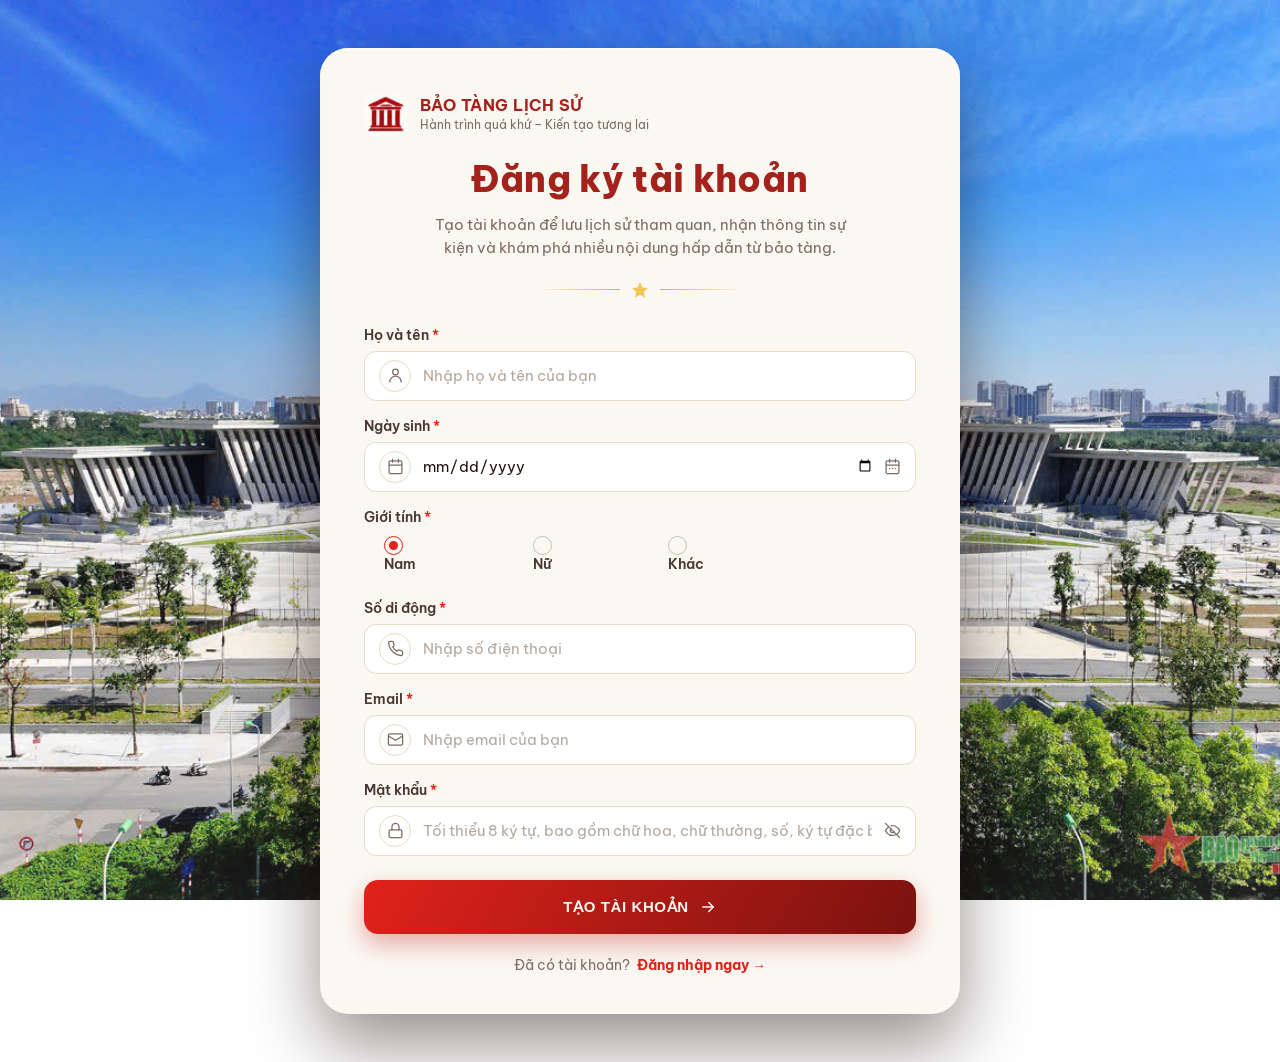
<file: dang-ky.html>
<!DOCTYPE html>
<html lang="vi">

<head>
  <meta charset="UTF-8">
  <meta name="viewport" content="width=device-width, initial-scale=1.0">
  <title>Đăng ký tài khoản — Bảo tàng Lịch sử</title>
  <link rel="preconnect" href="https://fonts.googleapis.com">
  <link rel="preconnect" href="https://fonts.gstatic.com" crossorigin>
  <link
    href="https://fonts.googleapis.com/css2?family=Playfair+Display:wght@600;700;800&family=Be+Vietnam+Pro:wght@400;500;600;700&display=swap"
    rel="stylesheet">
  <link rel="stylesheet" href="dang-ky.css">
</head>

<body>

  <svg width="0" height="0">
    <defs>
      <polygon id="star" points="10,0 12.9,6.9 20,7.6 14.5,12.6 16.2,19.6 10,15.8 3.8,19.6 5.5,12.6 0,7.6 7.1,6.9"
        fill="var(--gold-400)" />
    </defs>
  </svg>

  <div class="wrap">
    <div class="card">

      <div class="brand">
        <div class="icon">
          <img
            src="[data-uri]"
            alt="Logo Bảo tàng Lịch sử">
        </div>
        <div class="brand-text">
          <div class="name">BẢO TÀNG LỊCH SỬ</div>
          <div class="tag">Hành trình quá khứ – Kiến tạo tương lai</div>
        </div>
      </div>

      <h1>Đăng ký tài khoản</h1>
      <p class="lede">Tạo tài khoản để lưu lịch sử tham quan, nhận thông tin sự kiện và khám phá nhiều nội dung hấp dẫn
        từ bảo tàng.</p>

      <div class="divider">
        <span class="line"></span>
        <svg viewBox="0 0 20 20">
          <use xlink:href="#star" />
        </svg>
        <span class="line right"></span>
      </div>

      <form id="registerForm" novalidate>
        <div id="formMessage" class="form-message" role="alert" aria-live="polite"></div>

        <div class="field">
          <label for="fullname">Họ và tên <span class="req">*</span></label>
          <div class="input-shell" id="fullnameShell">
            <span class="icon-badge">
              <svg viewBox="0 0 24 24" fill="none" stroke-width="1.8" stroke-linecap="round" stroke-linejoin="round">
                <path d="M20 21a8 8 0 0 0-16 0" />
                <circle cx="12" cy="7" r="4" />
              </svg>
            </span>
            <input id="fullname" type="text" placeholder="Nhập họ và tên của bạn" required>
          </div>
        </div>

        <div class="field">
          <label for="dob">Ngày sinh <span class="req">*</span></label>
          <div class="input-shell" id="dobShell">
            <span class="icon-badge">
              <svg viewBox="0 0 24 24" fill="none" stroke-width="1.8" stroke-linecap="round" stroke-linejoin="round">
                <rect x="3" y="4" width="18" height="18" rx="2" />
                <path d="M16 2v4M8 2v4M3 10h18" />
              </svg>
            </span>
            <input id="dob" type="date" required placeholder="DD/MM/YYYY">
            <button type="button" class="calendar-toggle" id="calendarBtn" aria-label="Chọn ngày sinh">
              <svg viewBox="0 0 24 24" fill="none" stroke-width="1.8" stroke-linecap="round" stroke-linejoin="round"
                width="19" height="19">
                <rect x="3" y="4" width="18" height="18" rx="2" />
                <path d="M16 2v4M8 2v4M3 10h18" />
                <circle cx="8" cy="15" r="1" fill="currentColor" stroke="none" />
                <circle cx="12" cy="15" r="1" fill="currentColor" stroke="none" />
                <circle cx="16" cy="15" r="1" fill="currentColor" stroke="none" />
              </svg>
            </button>
          </div>
        </div>

        <div class="field">
          <label>Giới tính <span class="req">*</span></label>
          <div class="gender-row" id="genderShell">
            <span class="icon-badge">
              <svg viewBox="0 0 24 24" fill="none" stroke-width="1.6" stroke-linecap="round" stroke-linejoin="round">
                <circle cx="7" cy="5" r="2" />
                <path d="M7 8v5" />
                <path d="M4.5 11h5" />
                <path d="M7 13 4.5 19" />
                <path d="M7 13 9.5 19" />
                <circle cx="17" cy="5" r="2" />
                <path d="M13.5 16 17 8 20.5 16Z" />
              </svg>
            </span>
            <div class="gender-options">
              <label class="radio-opt"><input type="radio" name="gender" value="nam" checked>Nam</label>
              <label class="radio-opt"><input type="radio" name="gender" value="nu">Nữ</label>
              <label class="radio-opt"><input type="radio" name="gender" value="khac">Khác</label>
            </div>
          </div>
        </div>

        <div class="field">
          <label for="phone">Số di động <span class="req">*</span></label>
          <div class="input-shell" id="phoneShell">
            <span class="icon-badge">
              <svg viewBox="0 0 24 24" fill="none" stroke-width="1.8" stroke-linecap="round" stroke-linejoin="round">
                <path
                  d="M22 16.92v3a2 2 0 0 1-2.18 2 19.8 19.8 0 0 1-8.63-3.07 19.5 19.5 0 0 1-6-6 19.8 19.8 0 0 1-3.07-8.67A2 2 0 0 1 4.11 2h3a2 2 0 0 1 2 1.72c.13.95.36 1.88.68 2.78a2 2 0 0 1-.45 2.11L8.09 9.91a16 16 0 0 0 6 6l1.27-1.27a2 2 0 0 1 2.11-.45c.9.32 1.83.55 2.78.68A2 2 0 0 1 22 16.92z" />
              </svg>
            </span>
            <input id="phone" type="tel" placeholder="Nhập số điện thoại" required>
          </div>
        </div>

        <div class="field">
          <label for="email">Email <span class="req">*</span></label>
          <div class="input-shell" id="emailShell">
            <span class="icon-badge">
              <svg viewBox="0 0 24 24" fill="none" stroke-width="1.8" stroke-linecap="round" stroke-linejoin="round">
                <rect x="2" y="4" width="20" height="16" rx="2" />
                <path d="m2 7 10 6 10-6" />
              </svg>
            </span>
            <input id="email" type="email" placeholder="Nhập email của bạn" required>
          </div>
        </div>

        <div class="field">
          <label for="password">Mật khẩu <span class="req">*</span></label>
          <div class="input-shell" id="passwordShell">
            <span class="icon-badge">
              <svg viewBox="0 0 24 24" fill="none" stroke-width="1.8" stroke-linecap="round" stroke-linejoin="round">
                <rect x="3" y="11" width="18" height="11" rx="2" />
                <path d="M7 11V7a5 5 0 0 1 10 0v4" />
              </svg>
            </span>
            <input id="password" type="password"
              placeholder="Tối thiểu 8 ký tự, bao gồm chữ hoa, chữ thường, số, ký tự đặc biệt" required minlength="8">
            <button type="button" class="toggle" id="togglePw" aria-label="Hiện mật khẩu">
              <svg viewBox="0 0 24 24" fill="none" stroke-width="1.8" stroke-linecap="round" stroke-linejoin="round"
                width="19" height="19">
                <path d="m2 2 20 20" />
                <path d="M9.88 9.88a3 3 0 1 0 4.24 4.24" />
                <path d="M6.6 6.6C3.8 8.4 2 12 2 12s3 7 10 7c1.9 0 3.5-.5 4.9-1.3" />
                <path d="M17.9 17.9C20.6 16 22 12 22 12s-3-7-10-7c-.6 0-1.2.05-1.8.15" />
              </svg>
            </button>
          </div>
        </div>

        <button type="submit" class="submit">
          <span class="submit-label">TẠO TÀI KHOẢN</span>
          <svg class="submit-arrow" viewBox="0 0 24 24" fill="none" stroke-width="2" stroke-linecap="round"
            stroke-linejoin="round">
            <path d="M5 12h14" />
            <path d="m13 6 6 6-6 6" />
          </svg>
          <span class="submit-spinner" aria-hidden="true"></span>
        </button>
      </form>

      <div class="footer-note">
        Đã có tài khoản?
        <a href="dangnhap.html">Đăng nhập ngay →</a>
      </div>

    </div>
  </div>

  <script src="dang-ky.js"></script>
</body>

</html>
</file>
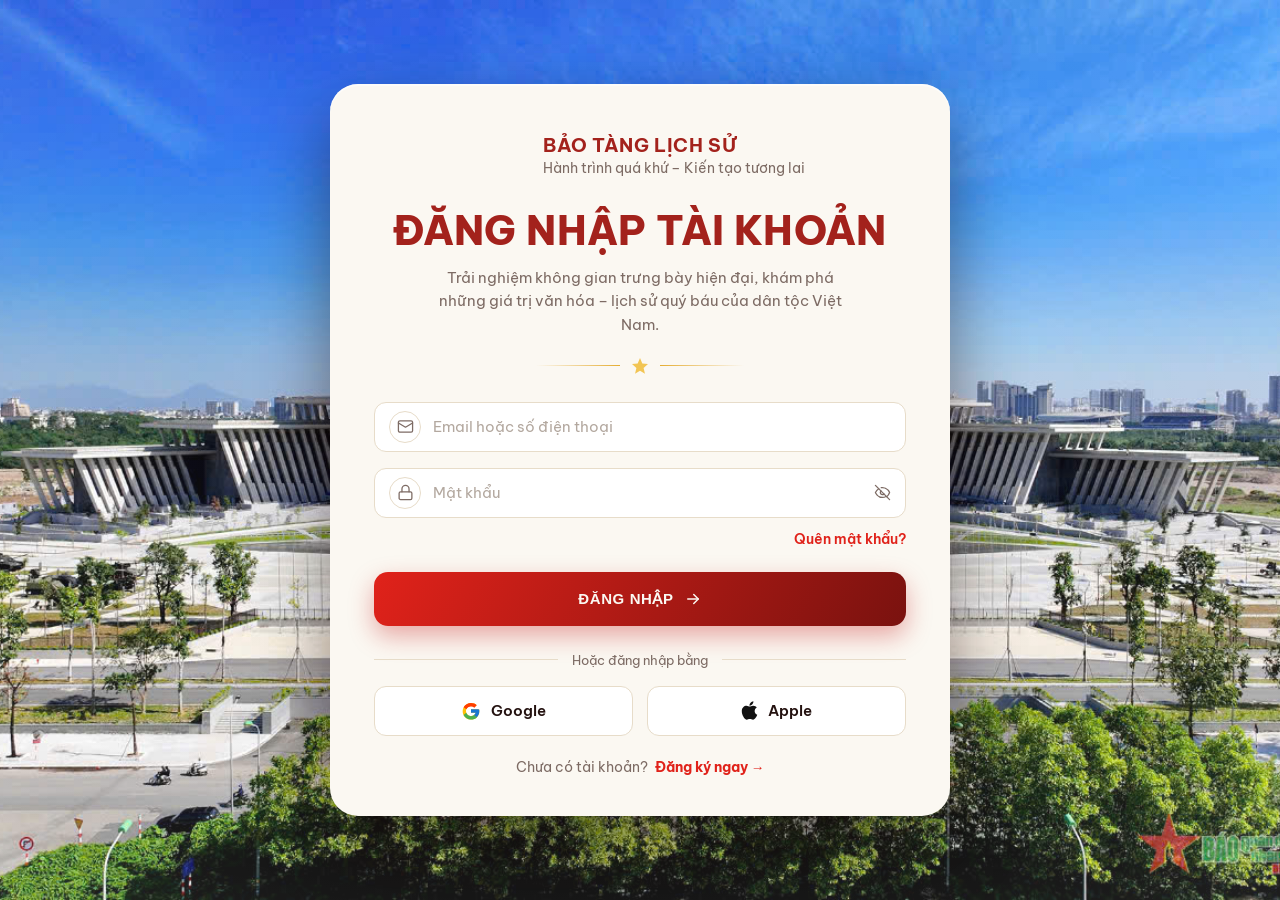
<file: dangnhap.html>
<!DOCTYPE html>
<html lang="vi">
<head>
<meta charset="UTF-8">
<meta name="viewport" content="width=device-width, initial-scale=1.0">
<title>Đăng nhập tài khoản — Bảo tàng Lịch sử</title>
<link rel="preconnect" href="https://fonts.googleapis.com">
<link rel="preconnect" href="https://fonts.gstatic.com" crossorigin>
<link href="https://fonts.googleapis.com/css2?family=Playfair+Display:wght@600;700;800&family=Be+Vietnam+Pro:wght@400;500;600;700&display=swap" rel="stylesheet">
<link rel="stylesheet" href="dangnhap.css">
</head>
<body>

<svg width="0" height="0">
  <defs>
    <polygon id="star" points="10,0 12.9,6.9 20,7.6 14.5,12.6 16.2,19.6 10,15.8 3.8,19.6 5.5,12.6 0,7.6 7.1,6.9" fill="var(--gold-400)"/>
  </defs>
</svg>

<div class="wrap">
  <div class="card">

    <div class="brand">
      <div class="icon">
      </div>
      <div class="brand-text">
        <div class="name">BẢO TÀNG LỊCH SỬ</div>
        <div class="tag">Hành trình quá khứ – Kiến tạo tương lai</div>
      </div>
    </div>

    <h1>ĐĂNG NHẬP TÀI KHOẢN</h1>
    <p class="lede">Trải nghiệm không gian trưng bày hiện đại, khám phá những giá trị văn hóa – lịch sử quý báu của dân tộc Việt Nam.</p>

    <div class="divider">
      <span class="line"></span>
      <svg viewBox="0 0 20 20"><use xlink:href="#star"/></svg>
      <span class="line right"></span>
    </div>

    <form id="loginForm" novalidate>
      <div id="formMessage" class="form-message" role="alert" aria-live="polite"></div>

      <div class="field">
        <div class="input-shell" id="identifierShell">
          <span class="icon-badge">
            <svg viewBox="0 0 24 24" fill="none" stroke-width="1.8" stroke-linecap="round" stroke-linejoin="round">
              <rect x="2" y="4" width="20" height="16" rx="2"/><path d="m2 7 10 6 10-6"/>
            </svg>
          </span>
          <input id="identifier" type="text" placeholder="Email hoặc số điện thoại" required>
        </div>
      </div>

      <div class="field">
        <div class="input-shell" id="passwordShell">
          <span class="icon-badge">
            <svg viewBox="0 0 24 24" fill="none" stroke-width="1.8" stroke-linecap="round" stroke-linejoin="round">
              <rect x="3" y="11" width="18" height="11" rx="2"/><path d="M7 11V7a5 5 0 0 1 10 0v4"/>
            </svg>
          </span>
          <input id="password" type="password" placeholder="Mật khẩu" required>
          <button type="button" class="toggle" id="togglePw" aria-label="Hiện mật khẩu">
            <svg viewBox="0 0 24 24" fill="none" stroke-width="1.8" stroke-linecap="round" stroke-linejoin="round" width="19" height="19">
              <path d="m2 2 20 20"/><path d="M9.88 9.88a3 3 0 1 0 4.24 4.24"/>
              <path d="M6.6 6.6C3.8 8.4 2 12 2 12s3 7 10 7c1.9 0 3.5-.5 4.9-1.3"/>
              <path d="M17.9 17.9C20.6 16 22 12 22 12s-3-7-10-7c-.6 0-1.2.05-1.8.15"/>
            </svg>
          </button>
        </div>
      </div>

      <div class="forgot-row">
        <a href="#" class="forgot-link">Quên mật khẩu?</a>
      </div>

      <button type="submit" class="submit">
        <span class="submit-label">ĐĂNG NHẬP</span>
        <svg class="submit-arrow" viewBox="0 0 24 24" fill="none" stroke-width="2" stroke-linecap="round" stroke-linejoin="round"><path d="M5 12h14"/><path d="m13 6 6 6-6 6"/></svg>
        <span class="submit-spinner" aria-hidden="true"></span>
      </button>

    </form>

    <div class="or-divider">
      <span>Hoặc đăng nhập bằng</span>
    </div>

    <div class="social-row">
      <button type="button" class="social-btn">
        <svg viewBox="0 0 48 48" width="20" height="20">
          <path fill="#FFC107" d="M43.6 20.5H42V20H24v8h11.3C33.8 32.6 29.3 36 24 36c-6.6 0-12-5.4-12-12s5.4-12 12-12c3.1 0 5.8 1.1 8 3l5.7-5.7C34.6 6.5 29.6 4.5 24 4.5 12.9 4.5 4 13.4 4 24.5s8.9 20 20 20 20-8.9 20-20c0-1.3-.1-2.7-.4-4z"/>
          <path fill="#FF3D00" d="m6.3 14.7 6.6 4.8C14.6 15.9 18.9 13 24 13c3.1 0 5.8 1.1 8 3l5.7-5.7C34.6 6.5 29.6 4.5 24 4.5c-7.7 0-14.4 4.4-17.7 10.2z"/>
          <path fill="#4CAF50" d="M24 44.5c5.5 0 10.4-1.9 14.3-5.1l-6.6-5.6C29.6 35.6 26.9 36.5 24 36.5c-5.3 0-9.8-3.4-11.4-8.1l-6.6 5.1C9.5 40 16.2 44.5 24 44.5z"/>
          <path fill="#1976D2" d="M43.6 20.5H42V20H24v8h11.3c-.8 2.3-2.3 4.2-4.2 5.6l6.6 5.6C41.2 36 44 31 44 24.5c0-1.3-.1-2.7-.4-4z"/>
        </svg>
        Google
      </button>
      <button type="button" class="social-btn">
        <svg viewBox="0 0 384 512" width="17" height="21" fill="#111">
          <path d="M318.7 268.7c-.2-36.7 16.4-64.4 50-84.8-18.8-26.9-47.2-41.7-84.7-44.6-35.5-2.8-74.3 20.7-88.5 20.7-15 0-49.4-19.7-76-19.7C63.3 141.2 4 184.8 4 273.5q0 39.3 14.4 81.2c12.8 36.7 59 126.7 107.2 125.2 25.2-.6 43-17.9 75.8-17.9 31.8 0 48.3 17.9 76.4 17.9 48.6-.7 90.4-82.5 102.6-119.3-65.2-30.7-61.7-90-61.7-91.9zm-56.6-164.2c27.3-32.4 24.8-61.9 24-72.5-24.1 1.4-52 16.4-67.9 34.9-17.5 19.8-27.8 44.3-25.6 71.9 26.1 2 49.9-11.4 69.5-34.3z"/>
        </svg>
        Apple
      </button>
    </div>

    <div class="footer-note">
      Chưa có tài khoản?
      <a href="dang-ky.html">Đăng ký ngay →</a>
    </div>

  </div>
</div>

<script src="dangnhap.js"></script>
</body>
</html>
</file>
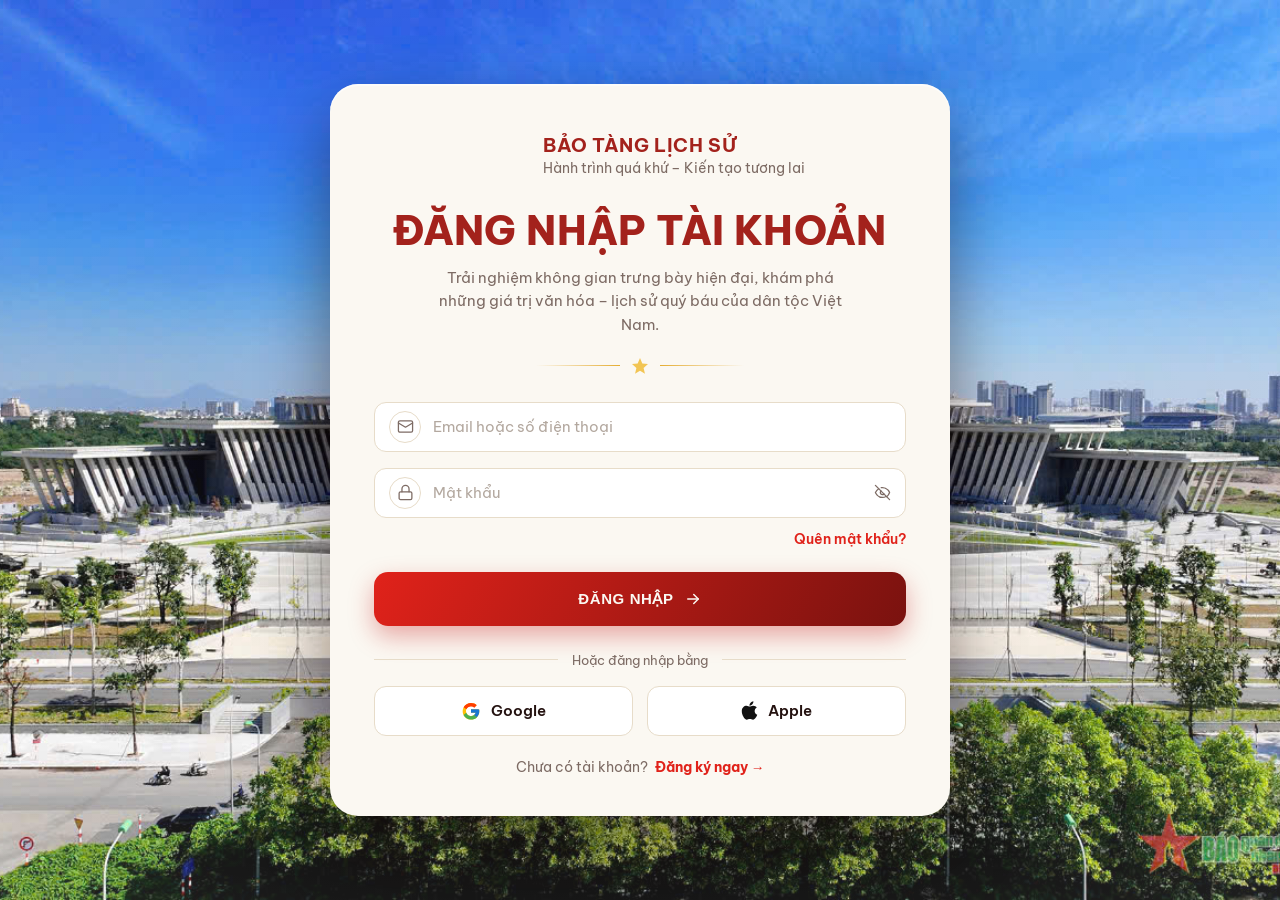
<file: datve.html>
<!DOCTYPE html>
<html lang="vi">

<head>
    <meta charset="UTF-8">
    <meta name="viewport" content="width=device-width, initial-scale=1.0">
    <title>Đặt vé - Bảo tàng Lịch sử</title>
    <link href="https://cdn.jsdelivr.net/npm/bootstrap@5.3.3/dist/css/bootstrap.min.css" rel="stylesheet">
    <link rel="stylesheet" href="https://cdn.jsdelivr.net/npm/bootstrap-icons@1.11.3/font/bootstrap-icons.min.css">
    <link rel="stylesheet" href="datve.css">
    <link rel="preconnect" href="https://fonts.googleapis.com">
    <link rel="preconnect" href="https://fonts.gstatic.com" crossorigin>
    <link href="https://fonts.googleapis.com/css2?family=Be+Vietnam+Pro:wght@400;500;600;700;800&family=Playfair+Display:wght@600;700;800&display=swap" rel="stylesheet">
</head>

<body>
    <!-- ================= HEADER ================= -->
    <header>
        <nav class="navbar navbar-expand-lg">
            <div class="container">
                <a href="index.html" class="logo">
                    <i class="bi bi-bank"></i>
                    <!-- Thêm class logo-text để chữ nằm ngang -->
                    <div class="logo-text">
                        <strong>BẢO TÀNG LỊCH SỬ</strong>
                        <small>HISTORY MUSEUM</small>
                    </div>
                </a>
                <button class="navbar-toggler" type="button" data-bs-toggle="collapse" data-bs-target="#menu">
                    <i class="bi bi-list"></i>
                </button>
                <div class="collapse navbar-collapse" id="menu">
                    <ul class="navbar-nav mx-auto">
                        <li class="nav-item">
                            <a class="nav-link" href="index.html">Trang chủ</a>
                        </li>
                        <li class="nav-item">
                            <a class="nav-link" href="khu-tham-quan.html">Khu tham quan</a>
                        </li>
                        <li class="nav-item">
                            <a class="nav-link" href="gioithieu.html">Giới thiệu</a>
                        </li>
                        <li class="nav-item">
                            <a class="nav-link" href="lienhe.html">Liên hệ</a>
                        </li>
                        <a href="vecuatoi.html" class="btn-my-ticket">
                            <i class="bi bi-ticket-perforated"></i> Vé của tôi
                        </a>
                    </ul>
                    <div id="userArea" class="user-area">
                        <a href="dangnhap.html" class="btn-login">Đăng nhập</a>
                        <a href="dang-ky.html" class="btn-register">Đăng ký</a>
                    </div>
                </div>
            </div>
        </nav>
    </header>

    <!-- ================= MAIN ================= -->
    <main class="booking-page">
        <div class="container">
            <div class="booking-title">
                <span>ĐẶT VÉ THAM QUAN</span>
                <h1>Khám phá lịch sử<br>theo cách của bạn</h1>
                <p>Lựa chọn khu tham quan, ngày tham quan và số lượng vé phù hợp với bạn.</p>
            </div>

            <!-- ================= PROGRESS ================= -->
            <div class="booking-progress">
                <div class="progress-step active" data-step="1">
                    <div class="step-number">1</div>
                    <span>Khu tham quan</span>
                </div>
                <div class="progress-line"></div>
                <div class="progress-step" data-step="2">
                    <div class="step-number">2</div>
                    <span>Ngày & vé</span>
                </div>
                <div class="progress-line"></div>
                <div class="progress-step" data-step="3">
                    <div class="step-number">3</div>
                    <span>Thông tin</span>
                </div>
                <div class="progress-line"></div>
                <div class="progress-step" data-step="4">
                    <div class="step-number">4</div>
                    <span>Xác nhận</span>
                </div>
            </div>

            <div class="booking-layout">
                <div class="booking-content">
                    <!-- ================= STEP 1 ================= -->
                    <section class="booking-step active" id="step1">
                        <div class="step-heading">
                            <span class="step-label">BƯỚC 01</span>
                            <h2>Chọn khu tham quan</h2>
                            <p>Hãy chọn khu vực bạn muốn khám phá.</p>
                        </div>
                        <div class="zone-grid">
                            <button type="button" class="zone-card" data-zone="Khu 1 - Tiền sử">
                                <div class="zone-image"><img src="img-khu1/trong-dong.jpg" alt="Khu 1"></div>
                                <div class="zone-number">01</div>
                                <div class="zone-icon"><i class="bi bi-hourglass-split"></i></div>
                                <h3>Khu 1 - Tiền sử</h3>
                                <p>Khám phá những dấu tích đầu tiên của lịch sử Việt Nam.</p>
                                <div class="zone-price">Vé theo đối tượng</div>
                                <span class="zone-check"><i class="bi bi-check-lg"></i></span>
                            </button>
                            <button type="button" class="zone-card" data-zone="Khu 2 - Phong kiến">
                                <div class="zone-image"><img src="img-khu2/an-vang.jpg" alt="Khu 2"></div>
                                <div class="zone-number">02</div>
                                <div class="zone-icon"><i class="bi bi-building"></i></div>
                                <h3>Khu 2 - Phong kiến</h3>
                                <p>Tìm hiểu các triều đại phong kiến Việt Nam.</p>
                                <div class="zone-price">Vé theo đối tượng</div>
                                <span class="zone-check"><i class="bi bi-check-lg"></i></span>
                            </button>
                            <button type="button" class="zone-card" data-zone="Khu 3 - Kháng chiến chống Pháp">
                                <div class="zone-image"><img src="img-khu3/sa-ban.jpg" alt="Khu 3"></div>
                                <div class="zone-number">03</div>
                                <div class="zone-icon"><i class="bi bi-shield-shaded"></i></div>
                                <h3>Khu 3 - Kháng chiến chống Pháp</h3>
                                <p>Những dấu mốc quan trọng trong lịch sử kháng chiến.</p>
                                <div class="zone-price">Vé theo đối tượng</div>
                                <span class="zone-check"><i class="bi bi-check-lg"></i></span>
                            </button>
                            <button type="button" class="zone-card" data-zone="Khu 4 - Kháng chiến chống Mỹ">
                                <div class="zone-image"><img src="img-khu4/xe-dap.jpg" alt="Khu 4"></div>
                                <div class="zone-number">04</div>
                                <div class="zone-icon"><i class="bi bi-flag"></i></div>
                                <h3>Khu 4 - Kháng chiến chống Mỹ</h3>
                                <p>Những câu chuyện và hiện vật của một thời kỳ lịch sử.</p>
                                <div class="zone-price">Vé theo đối tượng</div>
                                <span class="zone-check"><i class="bi bi-check-lg"></i></span>
                            </button>
                            <button type="button" class="zone-card" data-zone="Khu 5 - Văn hóa các dân tộc">
                                <div class="zone-image"><img src="img-khu5/tho-cam.jpg" alt="Khu 5"></div>
                                <div class="zone-number">05</div>
                                <div class="zone-icon"><i class="bi bi-people"></i></div>
                                <h3>Khu 5 - Văn hóa các dân tộc</h3>
                                <p>Khám phá bản sắc văn hóa đa dạng của các dân tộc Việt Nam.</p>
                                <div class="zone-price">Vé theo đối tượng</div>
                                <span class="zone-check"><i class="bi bi-check-lg"></i></span>
                            </button>
                            <button type="button" class="zone-card" data-zone="Khu 6 - Việt Nam hiện đại">
                                <div class="zone-image"><img src="img-khu-tham-quan/khu6.jpeg" alt="Khu 6"></div>
                                <div class="zone-number">06</div>
                                <div class="zone-icon"><i class="bi bi-stars"></i></div>
                                <h3>Khu 6 - Việt Nam hiện đại</h3>
                                <p>Hành trình lịch sử Việt Nam trong thời kỳ hiện đại.</p>
                                <div class="zone-price">Vé theo đối tượng</div>
                                <span class="zone-check"><i class="bi bi-check-lg"></i></span>
                            </button>
                        </div>
                        <div class="step-buttons">
                            <a href="index.html" class="back-btn"><i class="bi bi-arrow-left"></i> Quay lại</a>
                            <button type="button" class="next-btn" id="nextStep1">Tiếp tục <i class="bi bi-arrow-right"></i></button>
                        </div>
                    </section>

                    <!-- ================= STEP 2 ================= -->
                    <section class="booking-step" id="step2">
                        <div class="step-heading">
                            <span class="step-label">BƯỚC 02</span>
                            <h2>Chọn ngày & số lượng vé</h2>
                            <p>Chọn ngày và số lượng vé theo từng đối tượng.</p>
                        </div>
                        <div class="form-section">
                            <label for="visitDate"><i class="bi bi-calendar3"></i> Ngày tham quan</label>
                            <input type="date" id="visitDate" class="date-input">
                        </div>
                        <div class="ticket-list">
                            <div class="ticket-type-row" data-type="child">
                                <div class="ticket-type">
                                    <div class="ticket-icon"><i class="bi bi-emoji-smile"></i></div>
                                    <div>
                                        <h3>Trẻ em dưới 5 tuổi</h3>
                                        <p>Miễn phí</p>
                                    </div>
                                </div>
                                <div class="ticket-price free">Miễn phí</div>
                                <div class="quantity-control">
                                    <button type="button" class="minus">−</button>
                                    <span class="quantity">0</span>
                                    <button type="button" class="plus">+</button>
                                </div>
                            </div>
                            <div class="ticket-type-row" data-type="student">
                                <div class="ticket-type">
                                    <div class="ticket-icon"><i class="bi bi-mortarboard"></i></div>
                                    <div>
                                        <h3>Học sinh / Sinh viên</h3>
                                        <p>Vé ưu đãi</p>
                                    </div>
                                </div>
                                <div class="ticket-price">40.000đ</div>
                                <div class="quantity-control">
                                    <button type="button" class="minus">−</button>
                                    <span class="quantity">0</span>
                                    <button type="button" class="plus">+</button>
                                </div>
                            </div>
                            <div class="ticket-type-row" data-type="adult">
                                <div class="ticket-type">
                                    <div class="ticket-icon"><i class="bi bi-person"></i></div>
                                    <div>
                                        <h3>Người lớn</h3>
                                        <p>Vé tham quan tiêu chuẩn</p>
                                    </div>
                                </div>
                                <div class="ticket-price">50.000đ</div>
                                <div class="quantity-control">
                                    <button type="button" class="minus">−</button>
                                    <span class="quantity">0</span>
                                    <button type="button" class="plus">+</button>
                                </div>
                            </div>
                            <div class="ticket-type-row" data-type="special">
                                <div class="ticket-type">
                                    <div class="ticket-icon"><i class="bi bi-award"></i></div>
                                    <div>
                                        <h3>Người có công / Thương binh / Liệt sĩ</h3>
                                        <p>Miễn phí</p>
                                    </div>
                                </div>
                                <div class="ticket-price free">Miễn phí</div>
                                <div class="quantity-control">
                                    <button type="button" class="minus">−</button>
                                    <span class="quantity">0</span>
                                    <button type="button" class="plus">+</button>
                                </div>
                            </div>
                        </div>
                        <div class="date-note">
                            <i class="bi bi-info-circle"></i>
                            <span>Mỗi lần đặt tối đa 10 vé.</span>
                        </div>
                        <div class="step-buttons">
                            <button type="button" class="back-btn" id="backStep2"><i class="bi bi-arrow-left"></i> Quay lại</button>
                            <button type="button" class="next-btn" id="nextStep2">Tiếp tục <i class="bi bi-arrow-right"></i></button>
                        </div>
                    </section>

                    <!-- ================= STEP 3 ================= -->
                    <section class="booking-step" id="step3">
                        <div class="step-heading">
                            <span class="step-label">BƯỚC 03</span>
                            <h2>Thông tin người đặt</h2>
                            <p>Kiểm tra thông tin trước khi xác nhận.</p>
                        </div>
                        <div class="customer-form">
                            <div class="form-group">
                                <label for="customerName">Họ và tên</label>
                                <div class="input-wrap">
                                    <i class="bi bi-person"></i>
                                    <input type="text" id="customerName" placeholder="Nhập họ và tên">
                                </div>
                            </div>
                            <div class="form-group">
                                <label for="customerPhone">Số điện thoại</label>
                                <div class="input-wrap">
                                    <i class="bi bi-telephone"></i>
                                    <input type="tel" id="customerPhone" placeholder="Nhập số điện thoại">
                                </div>
                            </div>
                            <div class="form-group">
                                <label for="customerEmail">Email</label>
                                <div class="input-wrap">
                                    <i class="bi bi-envelope"></i>
                                    <input type="email" id="customerEmail" placeholder="Nhập email">
                                </div>
                            </div>
                            <div class="customer-note">
                                <i class="bi bi-shield-check"></i>
                                <span>Thông tin của bạn chỉ được sử dụng để xác nhận vé.</span>
                            </div>
                        </div>
                        <div class="step-buttons">
                            <button type="button" class="back-btn" id="backStep3"><i class="bi bi-arrow-left"></i> Quay lại</button>
                            <button type="button" class="next-btn" id="nextStep3">Xem lại vé <i class="bi bi-arrow-right"></i></button>
                        </div>
                    </section>

                    <!-- ================= STEP 4 ================= -->
                    <section class="booking-step" id="step4">
                        <div class="step-heading">
                            <span class="step-label">BƯỚC 04</span>
                            <h2>Xác nhận đặt vé</h2>
                            <p>Kiểm tra lại toàn bộ thông tin.</p>
                        </div>
                        <div class="confirm-ticket">
                            <div class="confirm-top">
                                <div>
                                    <span>BẢO TÀNG LỊCH SỬ</span>
                                    <h3>VÉ THAM QUAN</h3>
                                </div>
                                <i class="bi bi-bank"></i>
                            </div>
                            <div class="confirm-grid">
                                <div><small>KHU THAM QUAN</small><strong id="confirmZone">—</strong></div>
                                <div><small>NGÀY THAM QUAN</small><strong id="confirmDate">—</strong></div>
                                <div><small>SỐ LƯỢNG</small><strong id="confirmQuantity">—</strong></div>
                                <div><small>NGƯỜI ĐẶT</small><strong id="confirmName">—</strong></div>
                            </div>
                            <div id="confirmTickets" class="confirm-tickets"></div>
                            <div class="confirm-total">
                                <span>Tổng tiền</span>
                                <strong id="confirmTotal">0đ</strong>
                            </div>
                        </div>
                        <div class="confirm-warning">
                            <i class="bi bi-info-circle"></i>
                            <span>Vui lòng kiểm tra kỹ thông tin trước khi hoàn tất đặt vé.</span>
                        </div>
                        <div class="step-buttons">
                            <button type="button" class="back-btn" id="backStep4"><i class="bi bi-arrow-left"></i> Chỉnh sửa</button>
                            <button type="button" class="next-btn confirm-btn" id="confirmBooking"><i class="bi bi-check2-circle"></i> Xác nhận đặt vé</button>
                        </div>
                    </section>

                    <!-- ================= SUCCESS ================= -->
                    <section class="booking-step success-step" id="successStep">
                        <div class="success-icon"><i class="bi bi-check-lg"></i></div>
                        <span class="success-label">ĐẶT VÉ THÀNH CÔNG</span>
                        <h2>Hẹn gặp bạn tại<br>Bảo tàng Lịch sử!</h2>
                        <p>Vé tham quan của bạn đã được xác nhận. Hãy lưu lại mã vé để sử dụng.</p>
                        <div class="ticket-code-box">
                            <span>MÃ VÉ</span>
                            <strong id="ticketCode">HSM-000000</strong>
                        </div>
                        <div class="success-info">
                            <div><i class="bi bi-calendar-check"></i><span id="successDate">—</span></div>
                            <div><i class="bi bi-ticket"></i><span id="successTicket">—</span></div>
                        </div>
                        <div class="success-buttons">
                            <a href="index.html" class="home-btn"><i class="bi bi-house"></i> Về trang chủ</a>
                            <button type="button" class="new-booking-btn" id="newBooking">Đặt vé khác <i class="bi bi-arrow-right"></i></button>
                        </div>
                    </section>
                </div>

                <!-- ================= SUMMARY ================= -->
                <aside class="booking-summary">
                    <div class="summary-header">
                        <span>THÔNG TIN ĐẶT VÉ</span>
                        <i class="bi bi-ticket-perforated"></i>
                    </div>
                    <div class="summary-body">
                        <div class="summary-zone">
                            <div class="summary-icon"><i class="bi bi-bank"></i></div>
                            <div>
                                <small>KHU THAM QUAN</small>
                                <strong id="summaryZone">Chưa chọn</strong>
                            </div>
                        </div>
                        <div class="summary-item">
                            <span><i class="bi bi-calendar3"></i> Ngày tham quan</span>
                            <strong id="summaryDate">Chưa chọn</strong>
                        </div>
                        <div class="summary-item">
                            <span><i class="bi bi-ticket"></i> Số lượng</span>
                            <strong><span id="summaryQuantity">0</span> vé</strong>
                        </div>
                        <div class="summary-item">
                            <span><i class="bi bi-person"></i> Người đặt</span>
                            <strong id="summaryName">—</strong>
                        </div>
                        <div class="summary-divider"></div>
                        <div id="summaryTickets" class="summary-tickets">Chưa chọn vé</div>
                        <div class="summary-total">
                            <span>Tổng cộng</span>
                            <strong id="summaryTotal">0đ</strong>
                        </div>
                    </div>
                    <div class="summary-footer">
                        <i class="bi bi-shield-check"></i>
                        <span>Thông tin đặt vé được lưu trên thiết bị.</span>
                    </div>
                </aside>
            </div>
        </div>
    </main>

    <!-- ================= FOOTER ================= -->
    <footer class="site-footer">
        <div class="container">
            <div class="row g-4">
                <div class="col-lg-5 col-md-6">
                    <div class="footer-brand">BẢO TÀNG LỊCH SỬ</div>
                    <p>Nơi lưu giữ và giới thiệu những giá trị lịch sử, văn hóa quý báu của dân tộc Việt Nam.</p>
                    <div class="footer-social">
                        <a href="#"><i class="bi bi-facebook"></i></a>
                        <a href="#"><i class="bi bi-youtube"></i></a>
                    </div>
                </div>
                <div class="col-lg-2 col-md-6">
                    <h6>KHÁM PHÁ</h6>
                    <a href="index.html">Trang chủ</a>
                    <a href="khu-tham-quan.html">Khu tham quan</a>
                    <a href="gioithieu.html">Giới thiệu</a>
                </div>
                <div class="col-lg-2 col-md-6">
                    <h6>HỖ TRỢ</h6>
                    <a href="#">Quy định tham quan</a>
                    <a href="#">Câu hỏi thường gặp</a>
                    <a href="lienhe.html">Liên hệ</a>
                </div>
                <div class="col-lg-3 col-md-6">
                    <h6>LIÊN HỆ</h6>
                    <p><i class="bi bi-geo-alt-fill"></i> Hà Nội, Việt Nam</p>
                    <p><i class="bi bi-telephone-fill"></i> 0123 456 789</p>
                    <p><i class="bi bi-envelope-fill"></i> info@baotanglichsu.vn</p>
                </div>
            </div>
            <div class="footer-bottom">
                <div class="row align-items-center">
                    <div class="col-md-6">© 2026 Bảo Tàng Lịch Sử. All rights reserved.</div>
                    <div class="col-md-6 text-md-end">Chính sách bảo mật &nbsp; | &nbsp; Điều khoản sử dụng</div>
                </div>
            </div>
        </div>
    </footer>

    <script src="https://cdn.jsdelivr.net/npm/bootstrap@5.3.3/dist/js/bootstrap.bundle.min.js"></script>
    <script src="datve.js"></script>
    <script src="script.js"></script>
</body>

</html>
</file>
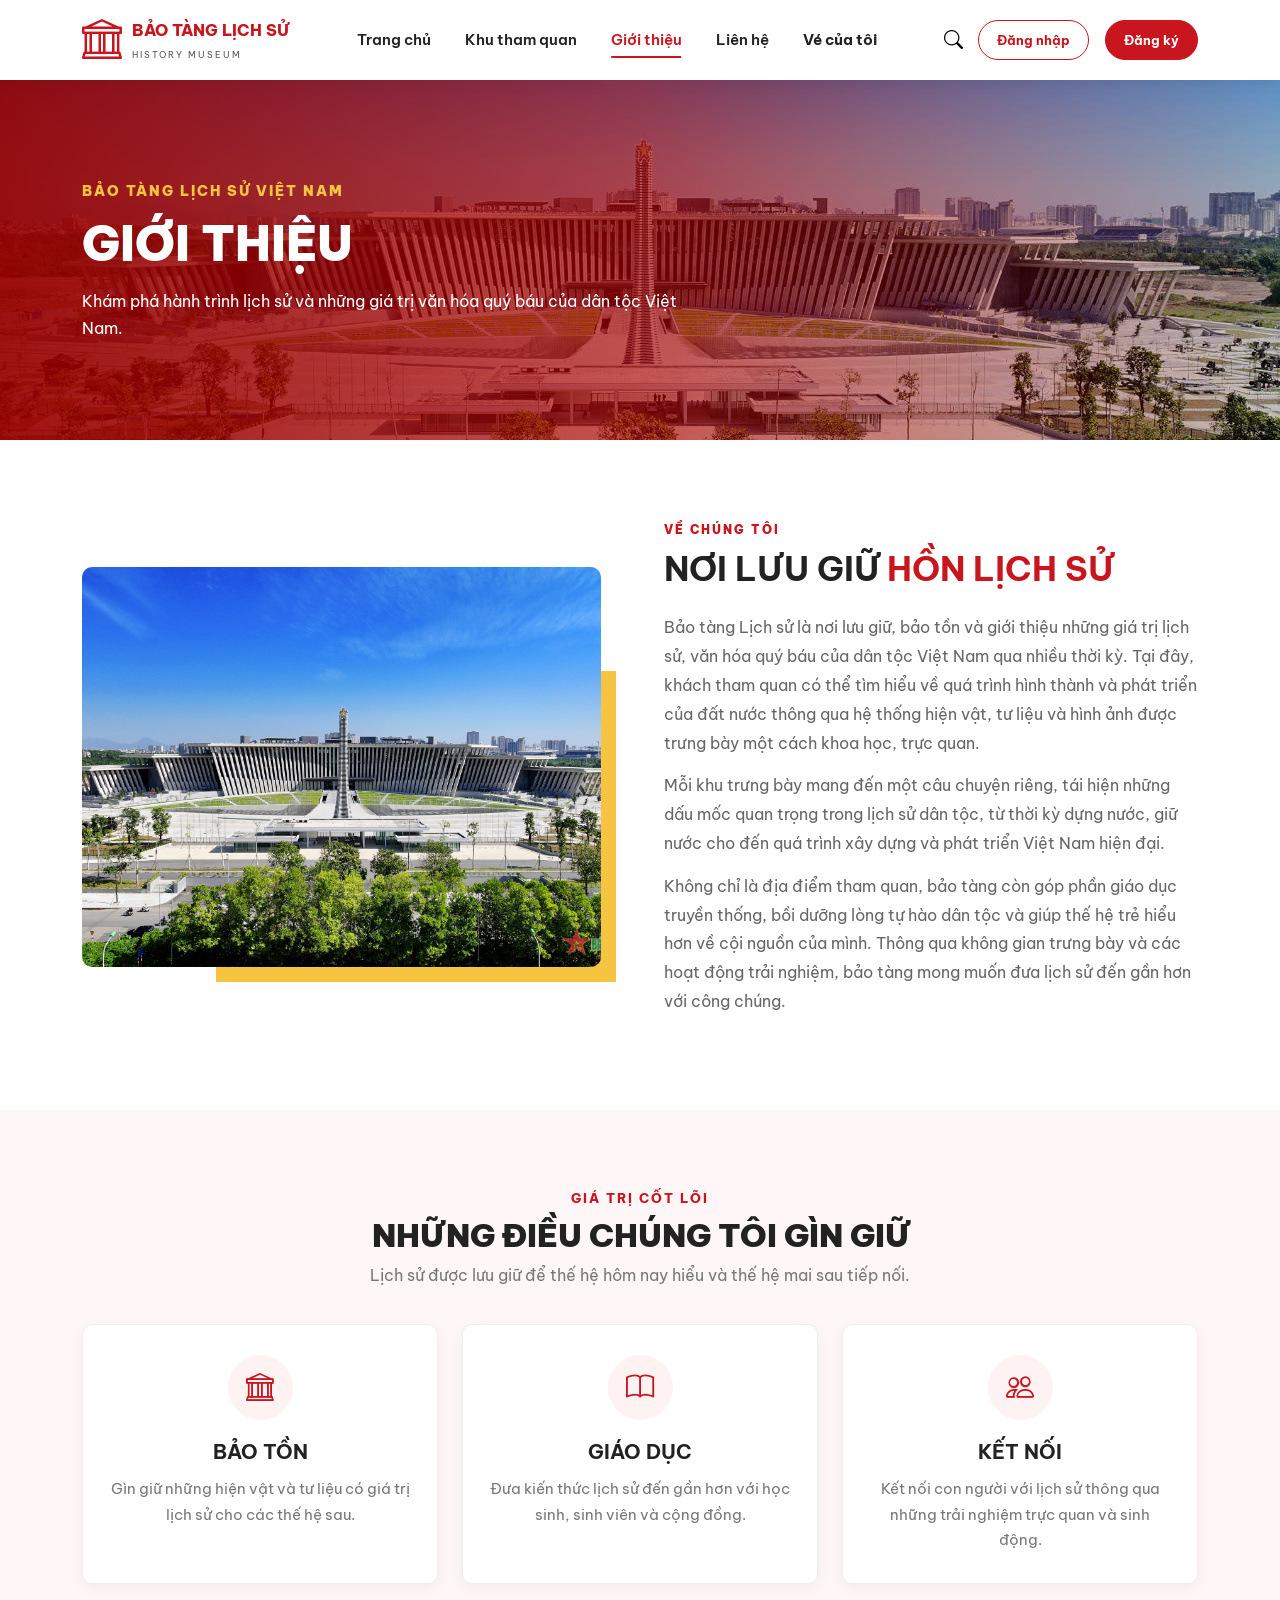
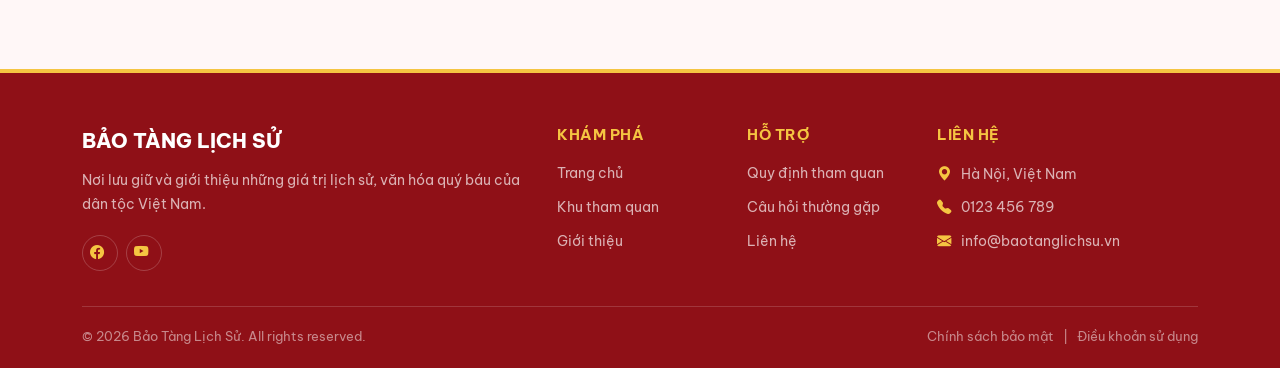
<file: gioithieu.html>
<!DOCTYPE html>
<html lang="vi">

<head>
    <meta charset="UTF-8">
    <meta name="viewport" content="width=device-width, initial-scale=1.0">
    <title>Giới thiệu - Bảo Tàng Lịch Sử</title>
    <!-- Bootstrap -->
    <link href="https://cdn.jsdelivr.net/npm/bootstrap@5.3.3/dist/css/bootstrap.min.css" rel="stylesheet">
    <!-- Bootstrap Icons -->
    <link rel="stylesheet" href="https://cdn.jsdelivr.net/npm/bootstrap-icons@1.11.3/font/bootstrap-icons.css">
    <!-- CSS CHUNG GIỐNG INDEX -->
    <link rel="stylesheet" href="style.css">
    <link
        href="https://fonts.googleapis.com/css2?family=Be+Vietnam+Pro:wght@400;500;600;700;800&family=Playfair+Display:wght@600;700;800&display=swap"
        rel="stylesheet">
    <!-- CSS RIÊNG TRANG GIỚI THIỆU -->
    <link rel="stylesheet" href="gioithieu.css">
</head>

<body>
    <!-- ================= HEADER ================= -->
    <header>
        <nav class="navbar navbar-expand-lg">
            <div class="container">
                <!-- LOGO -->
                <a href="index.html" class="logo">
                    <i class="bi bi-bank"></i>
                    <div>
                        <strong>BẢO TÀNG LỊCH SỬ</strong>
                        <small>
                            HISTORY MUSEUM
                        </small>
                    </div>
                </a>
                <!-- MOBILE MENU -->
                <button class="navbar-toggler" type="button" data-bs-toggle="collapse" data-bs-target="#menu">
                    <i class="bi bi-list"></i>
                </button>
                <!-- MENU -->
                <div class="collapse navbar-collapse" id="menu">
                    <ul class="navbar-nav mx-auto">
                        <li class="nav-item">
                            <a class="nav-link" href="index.html">
                                Trang chủ
                            </a>
                        </li>
                        <li class="nav-item">
                            <a class="nav-link" href="khu-tham-quan.html">
                                Khu tham quan
                            </a>
                        </li>
                        <li class="nav-item">
                            <a class="nav-link active" href="gioithieu.html">
                                Giới thiệu
                            </a>
                        </li>
                        <li class="nav-item">
                            <a class="nav-link" href="lienhe.html">
                                Liên hệ
                            </a>
                        </li>
                        <li class="nav-item">
                            <a class="nav-link" href="vecuatoi.html">
                                Vé của tôi
                            </a>
                        </li>
                    </ul>
                    <!-- SEARCH -->
                    <button class="search-btn" type="button">
                        <i class="bi bi-search"></i>
                    </button>
                    <div id="userArea" class="user-area">
                        <a href="dangnhap.html" class="btn-login">Đăng nhập</a>
                        <a href="dang-ky.html" class="btn-register">Đăng ký</a>
                    </div>
                </div>
            </div>
        </nav>
    </header>
    <!-- ================= HERO GIỚI THIỆU ================= -->
    <section class="about-hero">
        <div class="about-hero-overlay"></div>
        <div class="container">
            <div class="about-hero-content">
                <span>
                    BẢO TÀNG LỊCH SỬ VIỆT NAM
                </span>
                <h1>
                    GIỚI THIỆU
                </h1>
                <p>
                    Khám phá hành trình lịch sử và những giá trị
                    văn hóa quý báu của dân tộc Việt Nam.
                </p>
            </div>
        </div>
    </section>
    <!-- ================= GIỚI THIỆU ================= -->
    <section class="about-section">
        <div class="container">
            <div class="row align-items-center g-5">
                <!-- ẢNH -->
                <div class="col-lg-6">
                    <div class="about-image">
                        <img src="anhbaotang.jpg" alt="Không gian bảo tàng">
                    </div>
                </div>
                <!-- NỘI DUNG -->
                <div class="col-lg-6">
                    <span class="red-title">
                        VỀ CHÚNG TÔI
                    </span>
                    <h2>
                        NƠI LƯU GIỮ
                        <span>HỒN LỊCH SỬ</span>
                    </h2>
                    <p>
                        Bảo tàng Lịch sử là nơi lưu giữ, bảo tồn và giới thiệu
                        những giá trị lịch sử, văn hóa quý báu của dân tộc Việt Nam
                        qua nhiều thời kỳ. Tại đây, khách tham quan có thể tìm hiểu
                        về quá trình hình thành và phát triển của đất nước thông qua
                        hệ thống hiện vật, tư liệu và hình ảnh được trưng bày một
                        cách khoa học, trực quan.
                    </p>
                    <p>
                        Mỗi khu trưng bày mang đến một câu chuyện riêng, tái hiện
                        những dấu mốc quan trọng trong lịch sử dân tộc, từ thời kỳ
                        dựng nước, giữ nước cho đến quá trình xây dựng và phát triển
                        Việt Nam hiện đại.
                    </p>
                    <p>
                        Không chỉ là địa điểm tham quan, bảo tàng còn góp phần giáo
                        dục truyền thống, bồi dưỡng lòng tự hào dân tộc và giúp thế
                        hệ trẻ hiểu hơn về cội nguồn của mình. Thông qua không gian
                        trưng bày và các hoạt động trải nghiệm, bảo tàng mong muốn
                        đưa lịch sử đến gần hơn với công chúng.
                    </p>
                </div>
            </div>
        </div>
    </section>
    <!-- ================= GIÁ TRỊ ================= -->
    <section class="about-values">
        <div class="container">
            <div class="section-title">
                <span>GIÁ TRỊ CỐT LÕI</span>
                <h2>
                    NHỮNG ĐIỀU CHÚNG TÔI GÌN GIỮ
                </h2>
                <p>
                    Lịch sử được lưu giữ để thế hệ hôm nay hiểu
                    và thế hệ mai sau tiếp nối.
                </p>
            </div>
            <div class="row g-4">
                <div class="col-lg-4 col-md-6">
                    <div class="value-card">
                        <div class="value-icon">
                            <i class="bi bi-bank"></i>
                        </div>
                        <h3>
                            BẢO TỒN
                        </h3>
                        <p>
                            Gìn giữ những hiện vật và tư liệu có
                            giá trị lịch sử cho các thế hệ sau.
                        </p>
                    </div>
                </div>
                <div class="col-lg-4 col-md-6">
                    <div class="value-card">
                        <div class="value-icon">
                            <i class="bi bi-book"></i>
                        </div>
                        <h3>
                            GIÁO DỤC
                        </h3>
                        <p>
                            Đưa kiến thức lịch sử đến gần hơn với
                            học sinh, sinh viên và cộng đồng.
                        </p>
                    </div>
                </div>
                <div class="col-lg-4 col-md-6">
                    <div class="value-card">
                        <div class="value-icon">
                            <i class="bi bi-people"></i>
                        </div>
                        <h3>
                            KẾT NỐI
                        </h3>
                        <p>
                            Kết nối con người với lịch sử thông qua
                            những trải nghiệm trực quan và sinh động.
                        </p>
                    </div>
                </div>
            </div>
        </div>
    </section>
    <!-- ================= FOOTER ================= -->
    <footer class="site-footer">
        <div class="container">
            <div class="row g-4">
                <!-- Cột 1 -->
                <div class="col-lg-5 col-md-6">
                    <div class="footer-brand">
                        BẢO TÀNG LỊCH SỬ
                    </div>
                    <p>
                        Nơi lưu giữ và giới thiệu những
                        giá trị lịch sử, văn hóa quý báu
                        của dân tộc Việt Nam.
                    </p>
                    <div class="footer-social">
                        <a href="https://www.facebook.com/VietnamMilitaryHistoryMuseum">
                            <i class="bi bi-facebook"></i>
                        </a>
                        <a href="https://www.youtube.com/@BaoQuandoinhandan">
                            <i class="bi bi-youtube"></i>
                        </a>
                    </div>
                </div>
                <!-- Cột 2 -->
                <div class="col-lg-2 col-md-6">
                    <h6>KHÁM PHÁ</h6>
                    <a href="#">
                        Trang chủ
                    </a>
                    <a href="#">
                        Khu tham quan
                    </a>
                    <a href="gioithieu.html">
                        Giới thiệu
                    </a>
                </div>
                <!-- Cột 3 -->
                <div class="col-lg-2 col-md-6">
                    <h6>HỖ TRỢ</h6>
                    <a href="#">
                        Quy định tham quan
                    </a>
                    <a href="#">
                        Câu hỏi thường gặp
                    </a>
                    <a href="lienhe.html">
                        Liên hệ
                    </a>
                </div>
                <!-- Cột 4 -->
                <div class="col-lg-3 col-md-6">
                    <h6>LIÊN HỆ</h6>
                    <p>
                        <i class="bi bi-geo-alt-fill"></i>
                        Hà Nội, Việt Nam
                    </p>
                    <p>
                        <i class="bi bi-telephone-fill"></i>
                        0123 456 789
                    </p>
                    <p>
                        <i class="bi bi-envelope-fill"></i>
                        info@baotanglichsu.vn
                    </p>
                </div>
            </div>
            <!-- FOOTER BOTTOM -->
            <div class="footer-bottom">
                <div class="row align-items-center">
                    <div class="col-md-6">
                        © 2026 Bảo Tàng Lịch Sử.
                        All rights reserved.
                    </div>
                    <div class="col-md-6 text-md-end">
                        Chính sách bảo mật
                        &nbsp; | &nbsp;
                        Điều khoản sử dụng
                    </div>
                </div>
            </div>
        </div>
    </footer>
    <!-- Bootstrap JS -->
    <script src="https://cdn.jsdelivr.net/npm/bootstrap@5.3.3/dist/js/bootstrap.bundle.min.js"></script>
    <script src="gioithieu.js"></script>
    <script src="script.js"></script>
    <script>
        window.addEventListener("DOMContentLoaded", function () {
            const userArea = document.getElementById("userArea");
            const currentUser = localStorage.getItem("currentUser");
            const isLoggedIn = localStorage.getItem("isLoggedIn");
            if (!userArea) {
                return;
            }
            if (isLoggedIn === "true" && currentUser) {
                try {
                    const user = JSON.parse(currentUser);
                    userArea.innerHTML = `
                <div class="user-info">
                    <i class="bi bi-person-circle"></i>
                    <span>${user.fullname}</span>
                </div>
                <button type="button"
                        class="btn-logout"
                        id="logoutBtn">
                    Đăng xuất
                </button>
            `;
                    const logoutBtn = document.getElementById("logoutBtn");
                    logoutBtn.addEventListener("click", function () {
                        localStorage.removeItem("isLoggedIn");
                        localStorage.removeItem("currentUser");
                        window.location.href = "index.html";
                    });
                } catch (error) {
                    console.log("Lỗi đọc currentUser:", error);
                }
            }
        });
    </script>
</body>

</html>
</file>
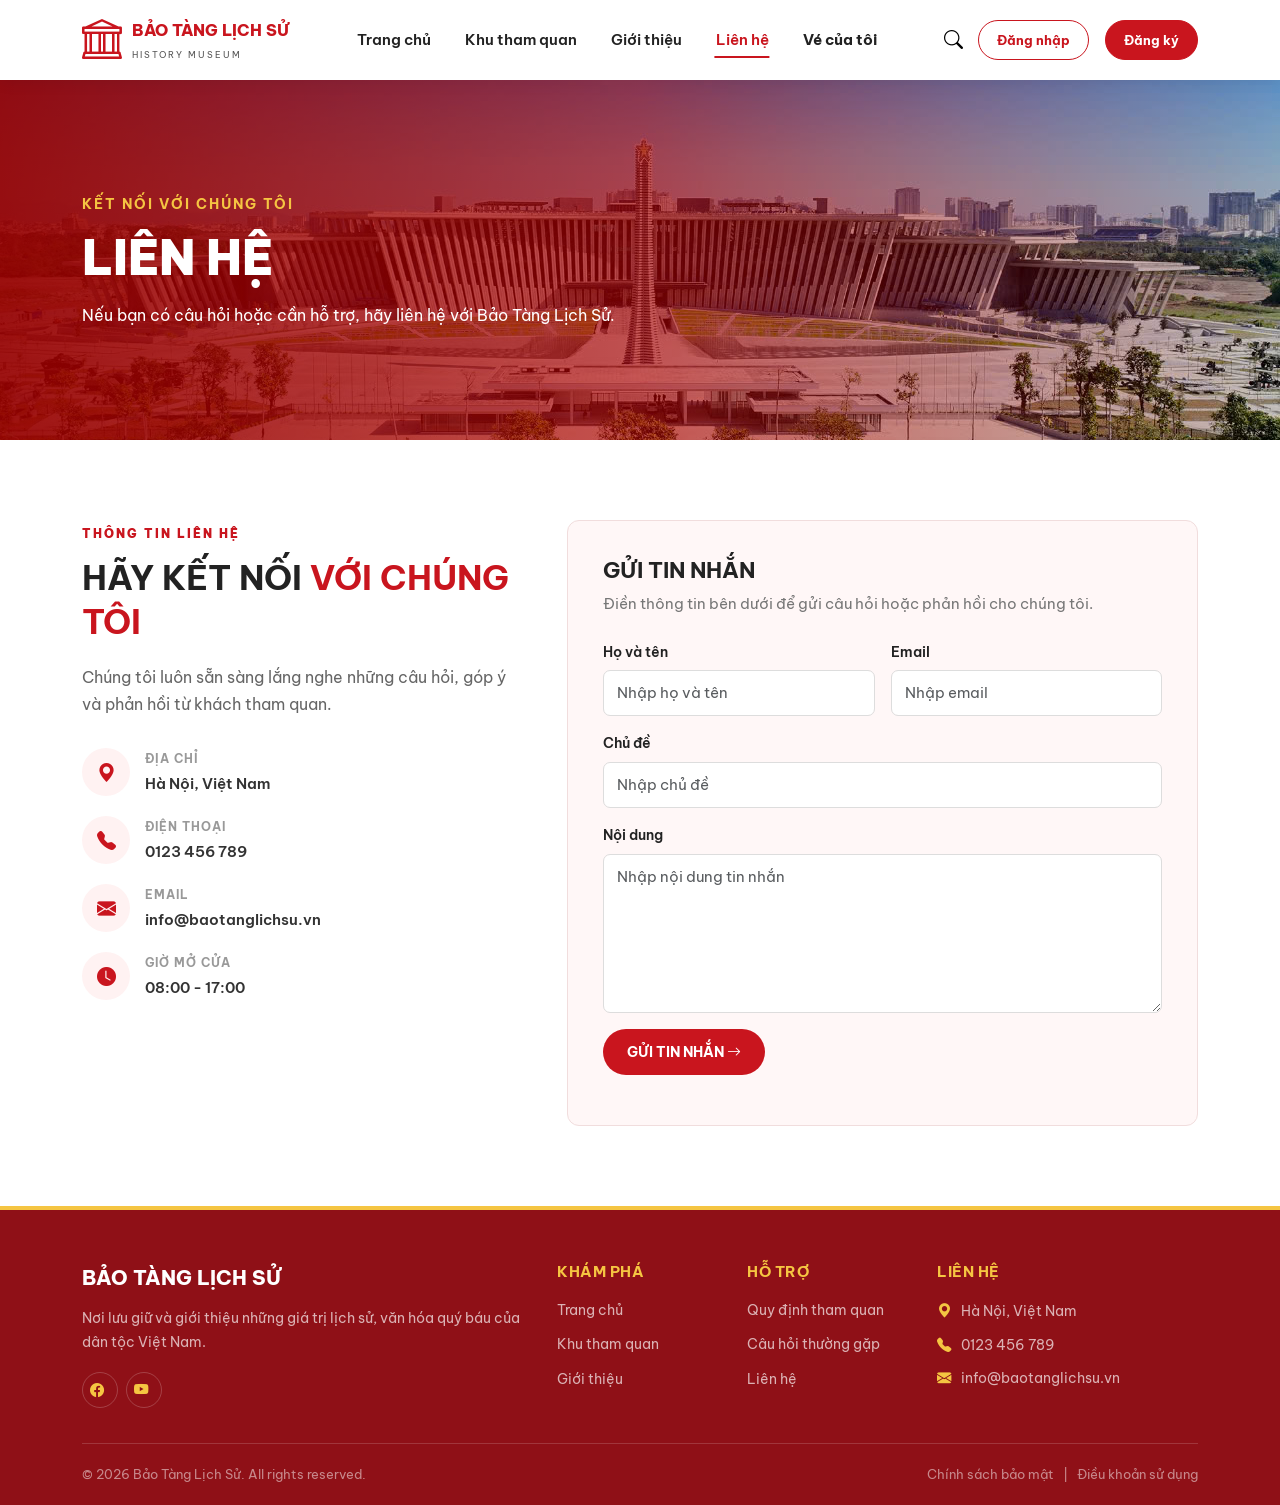
<file: lienhe.html>
<!DOCTYPE html>
<html lang="vi">
<head>
    <meta charset="UTF-8">
    <meta name="viewport"
          content="width=device-width, initial-scale=1.0">
    <title>Liên hệ - Bảo Tàng Lịch Sử</title>
    <!-- Bootstrap -->
    <link
        href="https://cdn.jsdelivr.net/npm/bootstrap@5.3.3/dist/css/bootstrap.min.css"
        rel="stylesheet">
    <!-- Bootstrap Icons -->
    <link
        rel="stylesheet"
        href="https://cdn.jsdelivr.net/npm/bootstrap-icons@1.11.3/font/bootstrap-icons.css">
    <!-- CSS CHUNG -->
    <link rel="stylesheet" href="style.css">
    <!-- CSS RIÊNG -->
    <link rel="stylesheet" href="lienhe.css">
    <link href="https://fonts.googleapis.com/css2?family=Be+Vietnam+Pro:wght@400;500;600;700;800&family=Playfair+Display:wght@600;700;800&display=swap" rel="stylesheet">
</head>
<body>
<!-- ================= HEADER ================= -->
<header>
    <nav class="navbar navbar-expand-lg">
        <div class="container">
            <!-- LOGO -->
            <a href="index.html" class="logo">
                <i class="bi bi-bank"></i>
                <div>
                    <strong>BẢO TÀNG LỊCH SỬ</strong>
                    <small>
                        HISTORY MUSEUM
                    </small>
                </div>
            </a>
            <!-- MOBILE MENU -->
            <button
                class="navbar-toggler"
                type="button"
                data-bs-toggle="collapse"
                data-bs-target="#menu">
                <i class="bi bi-list"></i>
            </button>
            <!-- MENU -->
            <div
                class="collapse navbar-collapse"
                id="menu">
                <ul class="navbar-nav mx-auto">
                    <li class="nav-item">
                        <a class="nav-link"
                           href="index.html">
                            Trang chủ
                        </a>
                    </li>
                    <li class="nav-item">
                        <a class="nav-link"
                           href="khu-tham-quan.html">
                            Khu tham quan
                        </a>
                    </li>
                    <li class="nav-item">
                        <a class="nav-link"
                           href="gioithieu.html">
                            Giới thiệu
                        </a>
                    </li>
                    <li class="nav-item">
                        <a class="nav-link active"
                           href="lienhe.html">
                            Liên hệ
                        </a>
                    </li>
                    <li class="nav-item">
    <a class="nav-link" href="vecuatoi.html">
        Vé của tôi
    </a>
</li>
                </ul>
                <!-- SEARCH -->
                <button class="search-btn"
                        type="button">
                    <i class="bi bi-search"></i>
                </button>
                <div id="userArea" class="user-area">
    <a href="dangnhap.html" class="btn-login">Đăng nhập</a>
    <a href="dang-ky.html" class="btn-register">Đăng ký</a>
</div>
                </a>
            </div>
        </div>
    </nav>
</header>
<!-- ================= HERO ================= -->
<section class="contact-hero">
    <div class="contact-hero-overlay"></div>
    <div class="container">
        <div class="contact-hero-content">
            <span>
                KẾT NỐI VỚI CHÚNG TÔI
            </span>
            <h1>
                LIÊN HỆ
            </h1>
            <p>
                Nếu bạn có câu hỏi hoặc cần hỗ trợ,
                hãy liên hệ với Bảo Tàng Lịch Sử.
            </p>
        </div>
    </div>
</section>
<!-- ================= CONTACT ================= -->
<section class="contact-section">
    <div class="container">
        <div class="row g-5">
            <!-- THÔNG TIN -->
            <div class="col-lg-5">
                <span class="red-title">
                    THÔNG TIN LIÊN HỆ
                </span>
                <h2>
                    HÃY KẾT NỐI
                    <span>VỚI CHÚNG TÔI</span>
                </h2>
                <p class="contact-description">
                    Chúng tôi luôn sẵn sàng lắng nghe
                    những câu hỏi, góp ý và phản hồi
                    từ khách tham quan.
                </p>
                <div class="contact-info">
                    <div class="contact-item">
                        <div class="contact-icon">
                            <i class="bi bi-geo-alt-fill"></i>
                        </div>
                        <div>
                            <small>
                                ĐỊA CHỈ
                            </small>
                            <p>
                                Hà Nội, Việt Nam
                            </p>
                        </div>
                    </div>
                    <div class="contact-item">
                        <div class="contact-icon">
                            <i class="bi bi-telephone-fill"></i>
                        </div>
                        <div>
                            <small>
                                ĐIỆN THOẠI
                            </small>
                            <p>
                                0123 456 789
                            </p>
                        </div>
                    </div>
                    <div class="contact-item">
                        <div class="contact-icon">
                            <i class="bi bi-envelope-fill"></i>
                        </div>
                        <div>
                            <small>
                                EMAIL
                            </small>
                            <p>
                                info@baotanglichsu.vn
                            </p>
                        </div>
                    </div>
                    <div class="contact-item">
                        <div class="contact-icon">
                            <i class="bi bi-clock-fill"></i>
                        </div>
                        <div>
                            <small>
                                GIỜ MỞ CỬA
                            </small>
                            <p>
                                08:00 - 17:00
                            </p>
                        </div>
                    </div>
                </div>
            </div>
            <!-- FORM -->
            <div class="col-lg-7">
                <div class="contact-form">
                    <h3>
                        GỬI TIN NHẮN
                    </h3>
                    <p>
                        Điền thông tin bên dưới để gửi
                        câu hỏi hoặc phản hồi cho chúng tôi.
                    </p>
                    <form id="contactForm">
                        <div class="row g-3">
                            <div class="col-md-6">
                                <label>
                                    Họ và tên
                                </label>
                                <input
                                    type="text"
                                    id="name"
                                    class="form-control"
                                    placeholder="Nhập họ và tên"
                                    required>
                            </div>
                            <div class="col-md-6">
                                <label>
                                    Email
                                </label>
                                <input
                                    type="email"
                                    id="email"
                                    class="form-control"
                                    placeholder="Nhập email"
                                    required>
                            </div>
                            <div class="col-12">
                                <label>
                                    Chủ đề
                                </label>
                                <input
                                    type="text"
                                    id="subject"
                                    class="form-control"
                                    placeholder="Nhập chủ đề"
                                    required>
                            </div>
                            <div class="col-12">
                                <label>
                                    Nội dung
                                </label>
                                <textarea
                                    id="message"
                                    class="form-control"
                                    rows="6"
                                    placeholder="Nhập nội dung tin nhắn"
                                    required></textarea>
                            </div>
                            <div class="col-12">
                                <button
                                    type="submit"
                                    class="contact-btn">
                                    GỬI TIN NHẮN
                                    <i class="bi bi-arrow-right"></i>
                                </button>
                            </div>
                        </div>
                        <p id="formMessage"></p>
                    </form>
                </div>
            </div>
        </div>
    </div>
</section>
<!-- ================= FOOTER ================= -->
<footer class="site-footer">
    <div class="container">
        <div class="row g-4">
            <!-- Cột 1 -->
            <div class="col-lg-5 col-md-6">
                <div class="footer-brand">
                    BẢO TÀNG LỊCH SỬ
                </div>
                <p>
                    Nơi lưu giữ và giới thiệu những
                    giá trị lịch sử, văn hóa quý báu
                    của dân tộc Việt Nam.
                </p>
                <div class="footer-social">
                    <a href="https://www.facebook.com/VietnamMilitaryHistoryMuseum">
                        <i class="bi bi-facebook"></i>
                    </a>
                    <a href="https://www.youtube.com/@BaoQuandoinhandan">
                        <i class="bi bi-youtube"></i>
                    </a>
                </div>
            </div>
            <!-- Cột 2 -->
            <div class="col-lg-2 col-md-6">
                <h6>KHÁM PHÁ</h6>
                <a href="#">
                    Trang chủ
                </a>
                <a href="#">
                    Khu tham quan
                </a>
                <a href="gioithieu.html">
                    Giới thiệu
                </a>
            </div>
            <!-- Cột 3 -->
            <div class="col-lg-2 col-md-6">
                <h6>HỖ TRỢ</h6>
                <a href="#">
                    Quy định tham quan
                </a>
                <a href="#">
                    Câu hỏi thường gặp
                </a>
                <a href="lienhe.html">
                    Liên hệ
                </a>
            </div>
            <!-- Cột 4 -->
            <div class="col-lg-3 col-md-6">
                <h6>LIÊN HỆ</h6>
                <p>
                    <i class="bi bi-geo-alt-fill"></i>
                    Hà Nội, Việt Nam
                </p>
                <p>
                    <i class="bi bi-telephone-fill"></i>
                    0123 456 789
                </p>
                <p>
                    <i class="bi bi-envelope-fill"></i>
                    info@baotanglichsu.vn
                </p>
            </div>
        </div>
        <!-- FOOTER BOTTOM -->
        <div class="footer-bottom">
            <div class="row align-items-center">
                <div class="col-md-6">
                    © 2026 Bảo Tàng Lịch Sử.
                    All rights reserved.
                </div>
                <div class="col-md-6 text-md-end">
                    Chính sách bảo mật
                    &nbsp; | &nbsp;
                    Điều khoản sử dụng
                </div>
            </div>
        </div>
    </div>
</footer>
<!-- Bootstrap JS -->
<script src="https://cdn.jsdelivr.net/npm/bootstrap@5.3.3/dist/js/bootstrap.bundle.min.js"></script>
<script src="lienhe.js"></script>
<script src="script.js"></script>
<script>
window.addEventListener("DOMContentLoaded", function () {
    const userArea = document.getElementById("userArea");
    const currentUser = localStorage.getItem("currentUser");
    const isLoggedIn = localStorage.getItem("isLoggedIn");
    if (!userArea) {
        return;
    }
    if (isLoggedIn === "true" && currentUser) {
        try {
            const user = JSON.parse(currentUser);
            userArea.innerHTML = `
                <div class="user-info">
                    <i class="bi bi-person-circle"></i>
                    <span>${user.fullname}</span>
                </div>
                <button type="button"
                        class="btn-logout"
                        id="logoutBtn">
                    Đăng xuất
                </button>
            `;
            const logoutBtn = document.getElementById("logoutBtn");
            logoutBtn.addEventListener("click", function () {
                localStorage.removeItem("isLoggedIn");
                localStorage.removeItem("currentUser");
                window.location.href = "index.html";
            });
        } catch (error) {
            console.log("Lỗi đọc currentUser:", error);
        }
    }
});
</script>
</body>
</html>
</file>
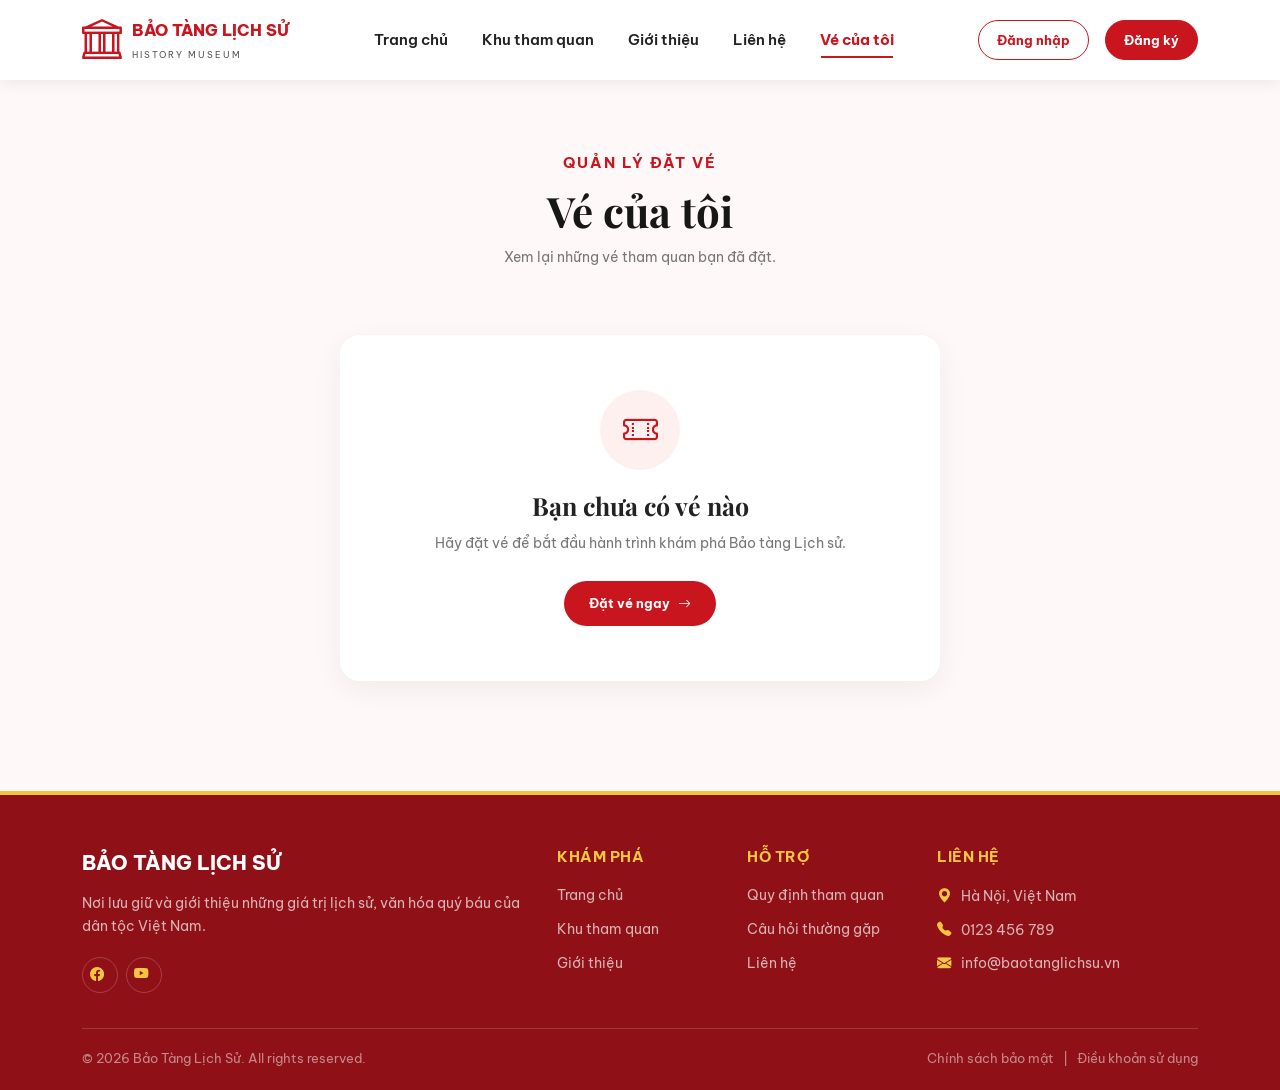
<file: vecuatoi.html>
<!DOCTYPE html>
<html lang="vi">
<head>
    <meta charset="UTF-8">
    <meta name="viewport" content="width=device-width, initial-scale=1.0">
    <title>Vé của tôi - Bảo tàng Lịch sử</title>
    <link
        href="https://cdn.jsdelivr.net/npm/bootstrap@5.3.3/dist/css/bootstrap.min.css"
        rel="stylesheet">
    <link
        rel="stylesheet"
        href="https://cdn.jsdelivr.net/npm/bootstrap-icons@1.11.3/font/bootstrap-icons.min.css">
    <link rel="stylesheet" href="style.css">
    <link rel="stylesheet" href="vecuatoi.css">
    <link href="https://fonts.googleapis.com/css2?family=Be+Vietnam+Pro:wght@400;500;600;700;800&family=Playfair+Display:wght@600;700;800&display=swap" rel="stylesheet">
</head>
<body>
<!-- ================= HEADER ================= -->
<header>
    <nav class="navbar navbar-expand-lg">
        <div class="container">
            <a href="index.html" class="logo">
                <i class="bi bi-bank"></i>
                <div>
                    <strong>BẢO TÀNG LỊCH SỬ</strong>
                    <small>HISTORY MUSEUM</small>
                </div>
            </a>
            <button
                class="navbar-toggler"
                type="button"
                data-bs-toggle="collapse"
                data-bs-target="#menu">
                <i class="bi bi-list"></i>
            </button>
            <div class="collapse navbar-collapse" id="menu">
                <ul class="navbar-nav mx-auto">
                    <li class="nav-item">
                        <a class="nav-link" href="index.html">
                            Trang chủ
                        </a>
                    </li>
                    <li class="nav-item">
                        <a class="nav-link" href="khu-tham-quan.html">
                            Khu tham quan
                        </a>
                    </li>
                    <li class="nav-item">
                        <a class="nav-link" href="gioithieu.html">
                            Giới thiệu
                        </a>
                    </li>
                    <li class="nav-item">
                        <a class="nav-link" href="lienhe.html">
                            Liên hệ
                        </a>
                    </li>
                    <li class="nav-item">
                        <a class="nav-link active" href="vecuatoi.html">
                            Vé của tôi
                        </a>
                    </li>
                </ul>
                <div id="userArea" class="user-area">
                    <a href="dangnhap.html" class="btn-login">
                        Đăng nhập
                    </a>
                    <a href="dang-ky.html" class="btn-register">
                        Đăng ký
                    </a>
                </div>
            </div>
        </div>
    </nav>
</header>
<!-- ================= MAIN ================= -->
<main class="my-ticket-page">
    <div class="container">
        <div class="my-ticket-title">
            <span>QUẢN LÝ ĐẶT VÉ</span>
            <h1>
                Vé của tôi
            </h1>
            <p>
                Xem lại những vé tham quan bạn đã đặt.
            </p>
        </div>
        <!-- DANH SÁCH VÉ -->
        <div id="ticketList" class="ticket-list"></div>
        <!-- KHÔNG CÓ VÉ -->
        <div id="emptyTicket" class="empty-ticket">
            <div class="empty-icon">
                <i class="bi bi-ticket-perforated"></i>
            </div>
            <h2>
                Bạn chưa có vé nào
            </h2>
            <p>
                Hãy đặt vé để bắt đầu hành trình khám phá
                Bảo tàng Lịch sử.
            </p>
            <a href="datve.html" class="book-ticket-btn">
                Đặt vé ngay
                <i class="bi bi-arrow-right"></i>
            </a>
        </div>
    </div>
</main>
<!-- ================= FOOTER ================= -->
<footer class="site-footer">
    <div class="container">
        <div class="row g-4">
            <!-- Cột 1 -->
            <div class="col-lg-5 col-md-6">
                <div class="footer-brand">
                    BẢO TÀNG LỊCH SỬ
                </div>
                <p>
                    Nơi lưu giữ và giới thiệu những
                    giá trị lịch sử, văn hóa quý báu
                    của dân tộc Việt Nam.
                </p>
                <div class="footer-social">
                    <a href="https://www.facebook.com/VietnamMilitaryHistoryMuseum">
                        <i class="bi bi-facebook"></i>
                    </a>
                    <a href="https://www.youtube.com/@BaoQuandoinhandan">
                        <i class="bi bi-youtube"></i>
                    </a>
                </div>
            </div>
            <!-- Cột 2 -->
            <div class="col-lg-2 col-md-6">
                <h6>KHÁM PHÁ</h6>
                <a href="#">
                    Trang chủ
                </a>
                <a href="#">
                    Khu tham quan
                </a>
                <a href="gioithieu.html">
                    Giới thiệu
                </a>
            </div>
            <!-- Cột 3 -->
            <div class="col-lg-2 col-md-6">
                <h6>HỖ TRỢ</h6>
                <a href="#">
                    Quy định tham quan
                </a>
                <a href="#">
                    Câu hỏi thường gặp
                </a>
                <a href="lienhe.html">
                    Liên hệ
                </a>
            </div>
            <!-- Cột 4 -->
            <div class="col-lg-3 col-md-6">
                <h6>LIÊN HỆ</h6>
                <p>
                    <i class="bi bi-geo-alt-fill"></i>
                    Hà Nội, Việt Nam
                </p>
                <p>
                    <i class="bi bi-telephone-fill"></i>
                    0123 456 789
                </p>
                <p>
                    <i class="bi bi-envelope-fill"></i>
                    info@baotanglichsu.vn
                </p>
            </div>
        </div>
        <!-- FOOTER BOTTOM -->
        <div class="footer-bottom">
            <div class="row align-items-center">
                <div class="col-md-6">
                    © 2026 Bảo Tàng Lịch Sử.
                    All rights reserved.
                </div>
                <div class="col-md-6 text-md-end">
                    Chính sách bảo mật
                    &nbsp; | &nbsp;
                    Điều khoản sử dụng
                </div>
            </div>
        </div>
    </div>
</footer>
<script src="https://cdn.jsdelivr.net/npm/bootstrap@5.3.3/dist/js/bootstrap.bundle.min.js"></script>
<script src="script.js"></script>
<script src="vecuatoi.js"></script>
<script>
window.addEventListener("DOMContentLoaded", function () {
    const userArea = document.getElementById("userArea");
    const currentUser = localStorage.getItem("currentUser");
    const isLoggedIn = localStorage.getItem("isLoggedIn");
    if (!userArea) {
        return;
    }
    if (isLoggedIn === "true" && currentUser) {
        try {
            const user = JSON.parse(currentUser);
            userArea.innerHTML = `
                <div class="user-info">
                    <i class="bi bi-person-circle"></i>
                    <span>${user.fullname}</span>
                </div>
                <button type="button"
                        class="btn-logout"
                        id="logoutBtn">
                    Đăng xuất
                </button>
            `;
            const logoutBtn = document.getElementById("logoutBtn");
            logoutBtn.addEventListener("click", function () {
                localStorage.removeItem("isLoggedIn");
                localStorage.removeItem("currentUser");
                window.location.href = "index.html";
            });
        } catch (error) {
            console.log("Lỗi đọc currentUser:", error);
        }
    }
});
</script>
</body>
</html>
</file>
<file: dang-ky.css>
:root {
    --maroon-950: #3a0a0c;
    --maroon-900: #7a120f;
    --maroon-800: #8f1512;
    --red-700: #c81a12;
    --red-600: #e0221a;
    --red-500: #ec3a2c;
    --gold-500: #e5ad33;
    --gold-400: #f2c554;
    --gold-300: #f8da84;
    --cream-50: #fbf8f2;
    --cream-100: #f6f0e4;
    --ink-900: #241210;
    --ink-700: #4a3630;
    --ink-500: #7d6b64;
    --line: #e7dcc9;
    --logo-red: #a3221c;
  }

  * {
    box-sizing: border-box;
  }

  html,
  body {
    margin: 0;
    padding: 0;
  }

  body {
    min-height: 100vh;
    font-family: 'Be Vietnam Pro', sans-serif;
    color: var(--ink-900);
    background-image: url("banner2.jpg");
    background-size: cover;
    background-position: center;
    background-repeat: no-repeat;
    background-attachment: fixed;
    display: flex;
    align-items: center;
    justify-content: center;
    padding: 48px 20px;
    position: relative;
    overflow-x: hidden;
  }

  body::before {
    content: "";
    position: fixed;
    inset: 0;
    z-index: 0;
    background: radial-gradient(120% 90% at 50% 46%, rgba(255, 255, 255, 0) 0%, rgba(255, 255, 255, 0.08) 55%, rgba(255, 255, 255, 0.18) 100%);
    pointer-events: none;
  }

  .wrap {
    position: relative;
    z-index: 2;
    width: 100%;
    max-width: 640px;
  }

  .card {
    background: var(--cream-50);
    border-radius: 28px;
    box-shadow:
      0 30px 70px rgba(20, 4, 4, 0.45),
      0 2px 0 rgba(255, 255, 255, 0.6) inset;
    padding: 44px 44px 40px;
    position: relative;
  }

  @media (max-width:520px) {
    .card {
      padding: 32px 24px 30px;
      border-radius: 22px;
    }
  }

  .brand {
    display: flex;
    align-items: center;
    justify-content: flex-start;
    gap: 12px;
    margin-bottom: 22px;
  }

  .brand .icon {
    width: 44px;
    height: 44px;
    display: flex;
    align-items: center;
    justify-content: center;
    flex-shrink: 0;
    border-radius: 11px;
    overflow: hidden;
  }

  .brand .icon img {
    width: 100%;
    height: 100%;
    object-fit: cover;
    display: block;
  }

  .brand-text {
    text-align: left;
    display: flex;
    flex-direction: column;
    justify-content: center;
  }

  .brand-text .name {
    font-weight: 700;
    font-size: 16px;
    letter-spacing: 0.03em;
    color: var(--logo-red);
    line-height: 1.3;
  }

  .brand-text .tag {
    font-size: 11.5px;
    color: var(--ink-500);
    margin-top: 2px;
    line-height: 1.25;
  }

  h1 {
    font-family: 'Be Vietnam Pro', sans-serif;
    font-weight: 800;
    color: var(--logo-red);
    font-size: 36px;
    line-height: 1.2;
    text-align: center;
    margin: 6px 0 12px;
    letter-spacing: 0.01em;
  }

  .lede {
    text-align: center;
    font-size: 14.5px;
    color: var(--ink-500);
    line-height: 1.6;
    max-width: 420px;
    margin: 0 auto 22px;
  }

  .divider {
    display: flex;
    align-items: center;
    justify-content: center;
    gap: 12px;
    margin: 0 0 28px;
  }

  .divider .line {
    height: 1px;
    width: 84px;
    background: linear-gradient(90deg, transparent, var(--gold-500));
  }

  .divider .line.right {
    background: linear-gradient(90deg, var(--gold-500), transparent);
  }

  .divider svg {
    width: 16px;
    height: 16px;
    fill: var(--gold-500);
  }

  form {
    display: flex;
    flex-direction: column;
    gap: 16px;
  }

  .field label {
    display: block;
    font-size: 13.5px;
    font-weight: 600;
    color: var(--ink-700);
    margin-bottom: 7px;
  }

  .field label .req {
    color: var(--red-600);
  }

  .input-shell {
    display: flex;
    align-items: center;
    gap: 10px;
    border: 1.4px solid var(--line);
    border-radius: 12px;
    background: #fff;
    padding: 0 14px;
    height: 50px;
    transition: border-color .15s ease, box-shadow .15s ease;
  }

  .input-shell:focus-within {
    border-color: var(--red-500);
    box-shadow: 0 0 0 3px rgba(224, 34, 26, 0.14);
  }

  .input-shell svg {
    width: 17px;
    height: 17px;
    stroke: var(--ink-500);
    flex-shrink: 0;
  }

  .input-shell .icon-badge {
    width: 32px;
    height: 32px;
    border-radius: 50%;
    border: 1.4px solid var(--line);
    display: flex;
    align-items: center;
    justify-content: center;
    flex-shrink: 0;
    background: #fff;
  }

  .input-shell input {
    border: none;
    outline: none;
    flex: 1;
    font-family: inherit;
    font-size: 14.5px;
    color: var(--ink-900);
    background: transparent;
    height: 100%;
  }

  .input-shell input::placeholder {
    color: #b3a89f;
  }

  .input-shell input[type="date"] {
    color: var(--ink-900);
  }

  .input-shell button.toggle {
    background: none;
    border: none;
    cursor: pointer;
    display: flex;
    align-items: center;
    padding: 0;
  }

  .input-shell button.toggle svg {
    stroke: var(--ink-500);
  }

  .calendar-toggle {
    background: none;
    border: none;
    cursor: pointer;
    display: flex;
    align-items: center;
    padding: 0;
    color: var(--ink-500);
    flex-shrink: 0;
  }

  .calendar-toggle:hover {
    color: var(--red-600);
  }

  .hint {
    font-size: 12px;
    color: var(--ink-500);
    margin-top: 6px;
  }

  .gender-row {
    display: flex;
    align-items: center;
    gap: 18px;
    height: 50px;
    padding: 0 2px;
  }

  .gender-options {
    display: flex;
    flex: 1;
    justify-content: space-between;
    max-width: 320px;
  }

  .radio-row {
    display: flex;
    gap: 28px;
    height: 50px;
    align-items: center;
    padding: 0 4px;
  }

  .radio-opt {
    display: flex;
    align-items: center;
    gap: 8px;
    cursor: pointer;
    font-size: 14.5px;
    color: var(--ink-900);
  }

  .radio-opt input {
    appearance: none;
    width: 19px;
    height: 19px;
    border-radius: 50%;
    border: 1.6px solid #c9bfb4;
    display: grid;
    place-items: center;
    cursor: pointer;
    margin: 0;
    transition: border-color .15s ease;
  }

  .radio-opt input::after {
    content: "";
    width: 9px;
    height: 9px;
    border-radius: 50%;
    background: var(--red-600);
    transform: scale(0);
    transition: transform .12s ease;
  }

  .radio-opt input:checked {
    border-color: var(--red-600);
  }

  .radio-opt input:checked::after {
    transform: scale(1);
  }

  .submit {
    margin-top: 8px;
    width: 100%;
    height: 54px;
    border: none;
    border-radius: 14px;
    background: linear-gradient(120deg, var(--red-600), var(--maroon-900));
    color: var(--cream-50);
    font-weight: 700;
    font-size: 15px;
    letter-spacing: 0.04em;
    cursor: pointer;
    display: flex;
    align-items: center;
    justify-content: center;
    gap: 10px;
    box-shadow: 0 10px 24px rgba(196, 20, 20, 0.35);
    transition: transform .12s ease, box-shadow .12s ease;
  }

  .submit:hover {
    transform: translateY(-1px);
    box-shadow: 0 14px 28px rgba(196, 20, 20, 0.42);
  }

  .submit:active {
    transform: translateY(-2px) scale(1.03);
    box-shadow: 0 20px 38px rgba(196, 20, 20, 0.5);
  }

  .submit svg {
    width: 18px;
    height: 18px;
    stroke: var(--cream-50);
  }

  @keyframes submitPop {
    0% {
      transform: translateY(0) scale(1);
    }

    45% {
      transform: translateY(-5px) scale(1.045);
      box-shadow: 0 22px 42px rgba(196, 20, 20, 0.5);
    }

    100% {
      transform: translateY(0) scale(1);
    }
  }

  .submit.pop {
    animation: submitPop .38s cubic-bezier(.34, 1.56, .64, 1);
  }

  @keyframes shakeForm {

    0%,
    100% {
      transform: translateX(0);
    }

    20% {
      transform: translateX(-8px);
    }

    40% {
      transform: translateX(7px);
    }

    60% {
      transform: translateX(-5px);
    }

    80% {
      transform: translateX(4px);
    }
  }

  form.shake {
    animation: shakeForm .4s ease;
  }

  .form-message {
    display: none;
    align-items: flex-start;
    gap: 10px;
    padding: 12px 14px;
    border-radius: 12px;
    font-size: 13.5px;
    line-height: 1.45;
    font-weight: 500;
  }

  .form-message.visible {
    display: flex;
  }

  .form-message.error {
    background: #fdecea;
    color: #a3221c;
    border: 1px solid #f3c3bd;
  }

  .form-message.success {
    background: #e9f7ee;
    color: #1e7a41;
    border: 1px solid #b9e4c7;
  }

  .form-message .msg-icon {
    width: 18px;
    height: 18px;
    flex-shrink: 0;
    margin-top: 1px;
  }

  .input-shell.input-error,
  .gender-row.input-error {
    border-color: var(--logo-red);
  }

  .input-shell.input-error {
    box-shadow: 0 0 0 3px rgba(163, 34, 28, 0.12);
  }

  .gender-row.input-error {
    border: 1.4px solid var(--logo-red);
    border-radius: 12px;
    background: rgba(163, 34, 28, 0.05);
  }

  .submit-spinner {
    display: none;
    width: 16px;
    height: 16px;
    border-radius: 50%;
    border: 2.5px solid rgba(255, 255, 255, 0.4);
    border-top-color: #fff;
    animation: spin .7s linear infinite;
  }

  .submit.loading {
    cursor: default;
    opacity: 0.92;
  }

  .submit.loading .submit-label {
    opacity: 0.85;
  }

  .submit.loading .submit-arrow {
    display: none;
  }

  .submit.loading .submit-spinner {
    display: inline-block;
  }

  @keyframes spin {
    to {
      transform: rotate(360deg);
    }
  }

  .footer-note {
    text-align: center;
    font-size: 13.5px;
    color: var(--ink-500);
    margin-top: 22px;
  }

  .footer-note a {
    color: var(--red-600);
    font-weight: 700;
    text-decoration: none;
    margin-left: 4px;
  }

  .footer-note a:hover {
    text-decoration: underline;
  }

  @media (prefers-reduced-motion: reduce) {
    .submit {
      transition: none;
    }
  }
</file>
<file: dangnhap.css>
:root{
    --maroon-950:#3a0a0c;
    --maroon-900:#7a120f;
    --maroon-800:#8f1512;
    --red-700:#c81a12;
    --red-600:#e0221a;
    --red-500:#ec3a2c;
    --gold-500:#e5ad33;
    --gold-400:#f2c554;
    --gold-300:#f8da84;
    --cream-50:#fbf8f2;
    --cream-100:#f6f0e4;
    --ink-900:#241210;
    --ink-700:#4a3630;
    --ink-500:#7d6b64;
    --line:#e7dcc9;
    --logo-red:#a3221c;
  }

  *{box-sizing:border-box;}
  html,body{margin:0;padding:0;}

  body{
    min-height:100vh;
    font-family:'Be Vietnam Pro', sans-serif;
    color:var(--ink-900);
    background-image:url("banner2.jpg");
    background-size:cover;
    background-position:center;
    background-repeat:no-repeat;
    background-attachment:fixed;
    display:flex;
    align-items:center;
    justify-content:center;
    padding:48px 20px;
    position:relative;
    overflow-x:hidden;
  }

  body::before{
    content:"";
    position:fixed;
    inset:0;
    z-index:0;
    background:radial-gradient(120% 90% at 50% 46%, rgba(255,255,255,0) 0%, rgba(255,255,255,0.08) 55%, rgba(255,255,255,0.18) 100%);
    pointer-events:none;
  }

  .wrap{
    position:relative;
    z-index:2;
    width:100%;
    max-width:620px;
  }

  .card{
    background:var(--cream-50);
    border-radius:28px;
    box-shadow:
      0 30px 70px rgba(20,4,4,0.45),
      0 2px 0 rgba(255,255,255,0.6) inset;
    padding:44px 44px 40px;
    position:relative;
  }

  @media (max-width:520px){
    .card{padding:32px 24px 30px; border-radius:22px;}
  }

  .brand{
    display:flex;
    align-items:center;
    justify-content:center;
    gap:14px;
    margin-bottom:26px;
  }
  .brand .icon{
    width:54px;height:54px;
    display:flex;align-items:center;justify-content:center;
    flex-shrink:0;
    border-radius:13px;
    overflow:hidden;
  }
  .brand .icon img{width:100%;height:100%;object-fit:cover;display:block;}
  .brand-text{text-align:left;}
  .brand-text .name{
    font-weight:700;
    font-size:19px;
    letter-spacing:0.03em;
    color:var(--logo-red);
    line-height:1.3;
  }
  .brand-text .tag{
    font-size:14px;
    color:var(--ink-500);
    margin-top:3px;
    line-height:1.25;
  }

  h1{
    font-family:'Be Vietnam Pro', sans-serif;
    font-weight:800;
    color:var(--logo-red);
    font-size:40px;
    line-height:1.15;
    text-align:center;
    margin:6px 0 12px;
    letter-spacing:0.01em;
  }

  .lede{
    text-align:center;
    font-size:14.5px;
    color:var(--ink-500);
    line-height:1.6;
    max-width:420px;
    margin:0 auto 22px;
  }

  .divider{
    display:flex;
    align-items:center;
    justify-content:center;
    gap:12px;
    margin:0 0 28px;
  }
  .divider .line{
    height:1px;
    width:84px;
    background:linear-gradient(90deg, transparent, var(--gold-500));
  }
  .divider .line.right{background:linear-gradient(90deg, var(--gold-500), transparent);}
  .divider svg{width:16px;height:16px;fill:var(--gold-500);}

  form{display:flex;flex-direction:column;gap:16px;}

  .field label{
    display:block;
    font-size:13.5px;
    font-weight:600;
    color:var(--ink-700);
    margin-bottom:7px;
  }
  .field label .req{color:var(--red-600);}

  .input-shell{
    display:flex;
    align-items:center;
    gap:10px;
    border:1.4px solid var(--line);
    border-radius:12px;
    background:#fff;
    padding:0 14px;
    height:50px;
    transition:border-color .15s ease, box-shadow .15s ease;
  }
  .input-shell:focus-within{
    border-color:var(--red-500);
    box-shadow:0 0 0 3px rgba(224,34,26,0.14);
  }
  .input-shell svg{
    width:17px;height:17px;
    stroke:var(--ink-500);
    flex-shrink:0;
  }
  .input-shell .icon-badge{
    width:32px;height:32px;
    border-radius:50%;
    border:1.4px solid var(--line);
    display:flex;align-items:center;justify-content:center;
    flex-shrink:0;
    background:#fff;
  }
  .input-shell input{
    border:none;outline:none;
    flex:1;
    font-family:inherit;
    font-size:14.5px;
    color:var(--ink-900);
    background:transparent;
    height:100%;
  }
  .input-shell input::placeholder{color:#b3a89f;}
  .input-shell input[type="date"]{color:var(--ink-900);}
  .input-shell button.toggle{
    background:none;border:none;cursor:pointer;
    display:flex;align-items:center;padding:0;
  }
  .input-shell button.toggle svg{stroke:var(--ink-500);}

  .hint{font-size:12px;color:var(--ink-500);margin-top:6px;}

  .radio-row{
    display:flex;
    gap:28px;
    height:50px;
    align-items:center;
    padding:0 4px;
  }
  .radio-opt{
    display:flex;
    align-items:center;
    gap:8px;
    cursor:pointer;
    font-size:14.5px;
    color:var(--ink-900);
  }
  .radio-opt input{
    appearance:none;
    width:19px;height:19px;
    border-radius:50%;
    border:1.6px solid #c9bfb4;
    display:grid;place-items:center;
    cursor:pointer;
    margin:0;
    transition:border-color .15s ease;
  }
  .radio-opt input::after{
    content:"";
    width:9px;height:9px;
    border-radius:50%;
    background:var(--red-600);
    transform:scale(0);
    transition:transform .12s ease;
  }
  .radio-opt input:checked{border-color:var(--red-600);}
  .radio-opt input:checked::after{transform:scale(1);}

  .submit{
    margin-top:8px;
    width:100%;
    height:54px;
    border:none;
    border-radius:14px;
    background:linear-gradient(120deg, var(--red-600), var(--maroon-900));
    color:var(--cream-50);
    font-weight:700;
    font-size:15px;
    letter-spacing:0.04em;
    cursor:pointer;
    display:flex;
    align-items:center;
    justify-content:center;
    gap:10px;
    box-shadow:0 10px 24px rgba(196,20,20,0.35);
    transition:transform .12s ease, box-shadow .12s ease;
  }
  .submit:hover{transform:translateY(-1px); box-shadow:0 14px 28px rgba(196,20,20,0.42);}
  .submit:active{transform:translateY(-2px) scale(1.03); box-shadow:0 20px 38px rgba(196,20,20,0.5);}
  .submit svg{width:18px;height:18px;stroke:var(--cream-50);}

  @keyframes submitPop{
    0%{transform:translateY(0) scale(1);}
    45%{transform:translateY(-5px) scale(1.045); box-shadow:0 22px 42px rgba(196,20,20,0.5);}
    100%{transform:translateY(0) scale(1);}
  }
  .submit.pop{animation:submitPop .38s cubic-bezier(.34,1.56,.64,1);}

  @keyframes shakeForm{
    0%,100%{transform:translateX(0);}
    20%{transform:translateX(-8px);}
    40%{transform:translateX(7px);}
    60%{transform:translateX(-5px);}
    80%{transform:translateX(4px);}
  }
  form.shake{animation:shakeForm .4s ease;}

  .form-message{
    display:none;
    align-items:flex-start;
    gap:10px;
    padding:12px 14px;
    border-radius:12px;
    font-size:13.5px;
    line-height:1.45;
    font-weight:500;
  }
  .form-message.visible{display:flex;}
  .form-message.error{
    background:#fdecea;
    color:#a3221c;
    border:1px solid #f3c3bd;
  }
  .form-message.success{
    background:#e9f7ee;
    color:#1e7a41;
    border:1px solid #b9e4c7;
  }
  .form-message .msg-icon{
    width:18px;height:18px;
    flex-shrink:0;
    margin-top:1px;
  }

  .input-shell.input-error{
    border-color:var(--logo-red);
    box-shadow:0 0 0 3px rgba(163,34,28,0.12);
  }

  .submit-spinner{
    display:none;
    width:16px;height:16px;
    border-radius:50%;
    border:2.5px solid rgba(255,255,255,0.4);
    border-top-color:#fff;
    animation:spin .7s linear infinite;
  }
  .submit.loading{cursor:default; opacity:0.92;}
  .submit.loading .submit-label{opacity:0.85;}
  .submit.loading .submit-arrow{display:none;}
  .submit.loading .submit-spinner{display:inline-block;}
  @keyframes spin{to{transform:rotate(360deg);}}


  .footer-note{
    text-align:center;
    font-size:13.5px;
    color:var(--ink-500);
    margin-top:22px;
  }
  .footer-note a{
    color:var(--red-600);
    font-weight:700;
    text-decoration:none;
    margin-left:4px;
  }
  .footer-note a:hover{text-decoration:underline;}

  .forgot-row{
    display:flex;
    justify-content:flex-end;
    margin-top:-4px;
  }
  .forgot-link{
    font-size:13.5px;
    font-weight:600;
    color:var(--red-600);
    text-decoration:none;
  }
  .forgot-link:hover{text-decoration:underline;}

  .or-divider{
    display:flex;
    align-items:center;
    gap:14px;
    margin:26px 0 18px;
  }
  .or-divider::before,
  .or-divider::after{
    content:"";
    flex:1;
    height:1px;
    background:var(--line);
  }
  .or-divider span{
    font-size:13px;
    color:var(--ink-500);
    white-space:nowrap;
  }

  .social-row{
    display:flex;
    gap:14px;
    margin-bottom:20px;
  }
  .social-btn{
    flex:1;
    height:50px;
    border-radius:12px;
    border:1.4px solid var(--line);
    background:#fff;
    display:flex;
    align-items:center;
    justify-content:center;
    gap:10px;
    font-family:inherit;
    font-size:14.5px;
    font-weight:600;
    color:var(--ink-900);
    cursor:pointer;
    transition:border-color .15s ease, background .15s ease;
  }
  .social-btn:hover{
    border-color:#d8ccb8;
    background:var(--cream-100);
  }

  @media (prefers-reduced-motion: reduce){
    .submit{transition:none;}
  }
</file>
<file: datve.css>
:root {
--red: #c9151e;
--dark-red: #a30d14;
--gold: #f5c542;
--light-red: #fff2f2;
--dark: #171717;
--gray: #666;
--border: #e5e5e5;
}

*{
box-sizing: border-box;
}

html {
scroll-behavior: smooth;
}

body {
margin: 0;
font-family: 'Be Vietnam Pro', sans-serif;
font-size: 14px;
line-height: 1.6;
color: var(--dark);
background: #fafafa;
overflow-x: hidden;
}

/* ==========================================
HEADER & LOGO CHUẨN XÁC
========================================== */
header {
background: white;
position: sticky;
top: 0;
z-index: 1000;
box-shadow: 0 2px 15px rgba(0, 0, 0, 0.08);
}

.navbar {
min-height: 75px;
}

.logo {
display: flex;
align-items: center;
gap: 10px;
text-decoration: none;
}

.logo > i {
font-size: 38px;
color: var(--red);
line-height: 1;
}

.logo-text {
display: flex;
flex-direction: column;
justify-content: center;
}

.logo-text strong {
font-size: 16px;
line-height: 1.1;
font-weight: 800;
color: var(--red);
white-space: nowrap;
text-transform: uppercase;
letter-spacing: 0.5px;
}

.logo-text small {
display: block;
color: #555;
font-size: 9px;
letter-spacing: 2px;
margin-top: 3px;
font-weight: 600;
white-space: nowrap;
text-transform: uppercase;
}

.navbar-nav {
gap: 18px;
}

.nav-link {
color: #222 !important;
font-size: 14px;
font-weight: 600;
position: relative;
transition: 0.3s;
}

.nav-link:hover, .nav-link.active {
color: var(--red) !important;
}

.nav-link::after {
content: "";
position: absolute;
left: 50%;
bottom: 2px;
width: 0;
height: 2px;
background: var(--red);
transition: 0.3s;
transform: translateX(-50%);
}

.nav-link:hover::after, .nav-link.active::after {
width: 80%;
}

/* ==========================================
LOGIN / REGISTER / MY TICKET
========================================== */
.user-area {
display: flex;
align-items: center;
gap: 8px;
}

.btn-login, .btn-register, .btn-logout, .btn-my-ticket {
text-decoration: none;
display: inline-flex;
align-items: center;
justify-content: center;
gap: 8px;
border-radius: 25px;
padding: 9px 18px;
font-size: 13px;
font-weight: 700;
cursor: pointer;
transition: 0.25s;
}

.btn-login {
background: white;
border: 1px solid var(--red);
color: var(--red);
}

.btn-login:hover {
background: var(--red);
color: white;
transform: translateY(-2px);
}

.btn-register, .btn-my-ticket {
background: var(--red);
color: white;
border: 1px solid var(--red);
}

.btn-register:hover, .btn-my-ticket:hover {
background: var(--dark-red);
color: white;
transform: translateY(-2px);
}

.user-info {
display: flex;
align-items: center;
gap: 7px;
margin-right: 5px;
color: #222;
font-size: 13px;
font-weight: 700;
}

.user-info i {
color: var(--red);
font-size: 18px;
}

.btn-logout {
background: white;
color: var(--red);
border: 1px solid var(--red);
}

.btn-logout:hover {
background: var(--red);
color: white;
}

/* ==========================================
TITLE & PROGRESS
========================================== */
.booking-page {
padding: 45px 0 70px;
}

.booking-title {
margin-bottom: 30px;
}

.booking-title > span, .step-label, .success-label {
color: var(--red);
font-size: 12px;
font-weight: 800;
letter-spacing: 2px;
}

.booking-title h1 {
margin: 8px 0;
font-size: 38px;
line-height: 1.15;
font-weight: 800;
}

.booking-title p {
margin: 0;
color: #777;
font-size: 15px;
}

.booking-progress {
display: flex;
align-items: center;
justify-content: center;
margin-bottom: 30px;
}

.progress-step {
display: flex;
align-items: center;
gap: 9px;
color: #999;
font-size: 13px;
font-weight: 700;
white-space: nowrap;
}

.step-number {
width: 34px;
height: 34px;
border-radius: 50%;
border: 1px solid #ddd;
display: flex;
align-items: center;
justify-content: center;
background: white;
font-size: 14px;
}

.progress-step.active {
color: var(--red);
}

.progress-step.active .step-number, .progress-step.completed .step-number {
background: var(--red);
color: white;
border-color: var(--red);
}

.progress-line {
width: 70px;
height: 1px;
background: #ddd;
margin: 0 15px;
}

/* ==========================================
LAYOUT & STEPS
========================================== */
.booking-layout {
display: grid;
grid-template-columns: minmax(0, 1fr) 330px;
gap: 25px;
align-items: start;
}

.booking-content {
min-width: 0;
}

.booking-step {
display: none;
background: white;
border: 1px solid var(--border);
border-radius: 18px;
padding: 30px;
box-shadow: 0 8px 30px rgba(0, 0, 0, 0.04);
}

.booking-step.active {
display: block;
}

.step-heading {
margin-bottom: 25px;
}

.step-heading h2 {
margin: 6px 0;
font-size: 24px;
font-weight: 800;
}

.step-heading p {
margin: 0;
color: #777;
font-size: 14px;
}

/* ==========================================
ZONE CARDS
========================================== */
.zone-grid {
display: grid;
grid-template-columns: repeat(2, 1fr);
gap: 16px;
}

.zone-card {
position: relative;
padding: 0;
text-align: left;
border: 1px solid #e3e3e3;
border-radius: 15px;
background: white;
cursor: pointer;
overflow: hidden;
transition: 0.25s;
}

.zone-card:hover {
border-color: var(--red);
transform: translateY(-3px);
box-shadow: 0 8px 20px rgba(201, 21, 30, 0.08);
}

.zone-card.selected {
border: 2px solid var(--red);
background: #fffafa;
}

.zone-image {
width: 100%;
height: 115px;
overflow: hidden;
}

.zone-image img {
width: 100%;
height: 100%;
display: block;
object-fit: cover;
transition: transform 0.4s ease;
}

.zone-card:hover .zone-image img {
transform: scale(1.05);
}

.zone-number {
position: absolute;
top: 125px;
right: 18px;
color: #bbb;
font-size: 12px;
font-weight: 800;
}

.zone-icon {
width: 38px;
height: 38px;
display: flex;
align-items: center;
justify-content: center;
border-radius: 9px;
background: var(--light-red);
color: var(--red);
font-size: 17px;
margin: 15px 18px 10px;
}

.zone-card h3 {
margin: 0 18px 7px;
padding-right: 35px;
font-size: 16px;
font-weight: 800;
line-height: 1.4;
}

.zone-card p {
margin: 0 18px 13px;
color: #777;
font-size: 12px;
line-height: 1.5;
}

.zone-price {
margin: 0 18px 17px;
color: var(--red);
font-size: 12px;
font-weight: 800;
}

.zone-check {
position: absolute;
right: 15px;
bottom: 15px;
width: 27px;
height: 27px;
display: flex;
align-items: center;
justify-content: center;
border-radius: 50%;
background: var(--red);
color: white;
opacity: 0;
transform: scale(0.7);
transition: 0.2s;
}

.zone-card.selected .zone-check {
opacity: 1;
transform: scale(1);
}

/* ==========================================
BUTTONS & FORMS
========================================== */
.step-buttons {
display: flex;
justify-content: space-between;
gap: 12px;
margin-top: 25px;
}

.back-btn, .next-btn, .home-btn, .new-booking-btn {
border-radius: 25px;
padding: 10px 20px;
font-size: 13px;
font-weight: 700;
cursor: pointer;
text-decoration: none;
transition: 0.25s;
display: inline-flex;
align-items: center;
justify-content: center;
gap: 8px;
}

.back-btn {
color: #555;
border: 1px solid #ddd;
background: white;
}

.back-btn:hover {
color: var(--red);
border-color: var(--red);
}

.next-btn {
border: 1px solid var(--red);
background: var(--red);
color: white;
}

.next-btn:hover {
background: var(--dark-red);
transform: translateY(-2px);
}

.form-section {
margin-bottom: 20px;
}

.form-section label, .form-group label {
display: block;
margin-bottom: 8px;
font-size: 13px;
font-weight: 800;
}

.form-section label i, .form-group i {
color: var(--red);
margin-right: 5px;
}

.date-input {
width: 100%;
padding: 13px 15px;
border: 1px solid #ddd;
border-radius: 10px;
outline: none;
font-size: 14px;
font-family: 'Be Vietnam Pro', sans-serif;
}

.date-input:focus {
border-color: var(--red);
box-shadow: 0 0 0 3px rgba(201, 21, 30, 0.08);
}

.customer-form {
display: grid;
gap: 15px;
}

.input-wrap {
display: flex;
align-items: center;
gap: 10px;
border: 1px solid #ddd;
border-radius: 10px;
padding: 0 14px;
background: white;
}

.input-wrap input {
width: 100%;
border: 0;
outline: 0;
padding: 13px 0;
font-size: 14px;
font-family: 'Be Vietnam Pro', sans-serif;
}

/* ==========================================
TICKETS & SUMMARY
========================================== */
.ticket-list {
display: flex;
flex-direction: column;
gap: 12px;
}

.ticket-type-row {
display: grid;
grid-template-columns: 1fr auto auto;
align-items: center;
gap: 15px;
padding: 15px;
border: 1px solid #e4e4e4;
border-radius: 12px;
background: white;
transition: 0.25s;
}

.ticket-type-row:hover {
border-color: var(--red);
background: #fffafa;
}

.ticket-type {
display: flex;
align-items: center;
gap: 12px;
}

.ticket-icon {
width: 40px;
height: 40px;
flex-shrink: 0;
display: flex;
align-items: center;
justify-content: center;
border-radius: 10px;
background: var(--light-red);
color: var(--red);
font-size: 17px;
}

.ticket-type h3 {
font-size: 14px;
font-weight: 800;
margin: 0 0 3px;
}

.ticket-type p {
margin: 0;
color: #888;
font-size: 11px;
}

.ticket-price {
min-width: 75px;
text-align: right;
color: var(--red);
font-size: 14px;
font-weight: 800;
}

.ticket-price.free {
color: #198754;
}

.quantity-control {
display: flex;
align-items: center;
gap: 10px;
}

.quantity-control button {
width: 31px;
height: 31px;
border: 1px solid #ddd;
background: white;
border-radius: 50%;
font-size: 18px;
line-height: 1;
cursor: pointer;
transition: 0.2s;
display: flex;
align-items: center;
justify-content: center;
}

.quantity-control button:hover {
background: var(--red);
border-color: var(--red);
color: white;
}

.quantity-control span {
width: 20px;
text-align: center;
font-size: 14px;
font-weight: 800;
}

.date-note, .customer-note, .confirm-warning {
display: flex;
gap: 8px;
align-items: center;
padding: 12px 14px;
margin-top: 15px;
border-radius: 9px;
background: #fff8e6;
color: #806500;
font-size: 11px;
}

/* SUMMARY */
.booking-summary {
position: sticky;
top: 95px;
background: white;
border: 1px solid var(--border);
border-radius: 18px;
overflow: hidden;
box-shadow: 0 8px 30px rgba(0, 0, 0, 0.04);
}

.summary-header {
display: flex;
justify-content: space-between;
align-items: center;
padding: 16px 18px;
background: var(--red);
color: white;
font-size: 11px;
font-weight: 800;
letter-spacing: 1px;
}

.summary-body {
padding: 18px;
}

.summary-zone {
display: flex;
align-items: center;
gap: 12px;
padding-bottom: 15px;
border-bottom: 1px solid #eee;
}

.summary-icon {
width: 38px;
height: 38px;
display: flex;
align-items: center;
justify-content: center;
border-radius: 9px;
background: var(--light-red);
color: var(--red);
font-size: 18px;
}

.summary-zone small, .confirm-grid small {
display: block;
color: #999;
font-size: 9px;
font-weight: 800;
}

.summary-zone strong {
display: block;
margin-top: 3px;
font-size: 13px;
}

.summary-item {
display: flex;
justify-content: space-between;
gap: 10px;
padding: 11px 0;
font-size: 11px;
}

.summary-item span {
color: #777;
}

.summary-item strong {
text-align: right;
font-size: 11px;
}

.summary-divider {
height: 1px;
background: #eee;
margin: 5px 0 12px;
}

.summary-tickets {
font-size: 11px;
color: #777;
}

.summary-ticket-line {
display: flex;
justify-content: space-between;
gap: 10px;
padding: 5px 0;
}

.summary-ticket-line strong {
color: var(--red);
white-space: nowrap;
}

.summary-total {
display: flex;
justify-content: space-between;
align-items: center;
margin-top: 12px;
padding-top: 12px;
border-top: 1px solid #eee;
}

.summary-total span {
font-size: 12px;
font-weight: 800;
}

.summary-total strong {
color: var(--red);
font-size: 19px;
}

.summary-footer {
display: flex;
gap: 8px;
padding: 12px 18px;
background: #f8f8f8;
color: #777;
font-size: 10px;
}

/* ==========================================
SUCCESS & CONFIRM
========================================== */
.confirm-ticket {
border: 1px solid #ddd;
border-radius: 14px;
overflow: hidden;
}

.confirm-top {
display: flex;
justify-content: space-between;
align-items: center;
padding: 20px;
background: var(--red);
color: white;
}

.confirm-top span {
font-size: 10px;
letter-spacing: 2px;
font-weight: 800;
}

.confirm-top h3 {
margin: 4px 0 0;
font-size: 19px;
}

.confirm-grid {
display: grid;
grid-template-columns: repeat(2, 1fr);
gap: 18px;
padding: 20px;
}

.confirm-grid strong {
display: block;
font-size: 14px;
}

.confirm-tickets {
padding: 0 20px 15px;
}

.confirm-ticket-line {
display: flex;
justify-content: space-between;
gap: 15px;
padding: 7px 0;
border-bottom: 1px solid #eee;
font-size: 12px;
}

.confirm-total {
display: flex;
justify-content: space-between;
align-items: center;
padding: 15px 20px;
background: #fff8f8;
}

.confirm-btn {
background: #198754;
border-color: #198754;
}

.confirm-btn:hover {
background: #146c43;
border-color: #146c43;
}

.success-step {
text-align: center;
padding: 45px 25px;
}

.success-icon {
width: 65px;
height: 65px;
margin: 0 auto 15px;
display: flex;
align-items: center;
justify-content: center;
border-radius: 50%;
background: #e9f8f0;
color: #198754;
font-size: 32px;
}

.success-step h2 {
margin: 10px 0;
font-size: 26px;
font-weight: 800;
}

.success-step > p {
max-width: 500px;
margin: 0 auto 20px;
color: #777;
font-size: 13px;
line-height: 1.6;
}

.ticket-code-box {
max-width: 320px;
margin: 0 auto 18px;
padding: 16px;
border: 1px dashed var(--red);
border-radius: 10px;
background: var(--light-red);
}

.ticket-code-box span {
display: block;
color: #888;
font-size: 9px;
letter-spacing: 2px;
font-weight: 800;
}

.ticket-code-box strong {
display: block;
margin-top: 5px;
color: var(--red);
font-size: 22px;
letter-spacing: 2px;
}

.success-info {
display: flex;
justify-content: center;
gap: 20px;
margin-bottom: 22px;
font-size: 12px;
}

.success-buttons {
display: flex;
justify-content: center;
gap: 10px;
}

/* ================= FOOTER ================= */
.site-footer {
background: #8f1017;
color: rgba(255, 255, 255, 0.75);
padding: 3.5rem 0 1.3rem;
margin-top: 0;
position: relative;
width: 100vw;
margin-left: calc(50% - 50vw);
box-sizing: border-box;
}

.site-footer::before {
content: "";
position: absolute;
top: 0;
left: 0;
width: 100%;
height: 4px;
background: #f5c542;
}

.site-footer h6 {
color: #f5c542;
font-size: 0.95rem;
font-weight: 700;
margin-bottom: 1.1rem;
letter-spacing: 0.5px;
}

.site-footer .footer-brand {
color: #fff;
font-size: 1.25rem;
font-weight: 800;
margin-bottom: 0.8rem;
}

.site-footer p {
color: rgba(255, 255, 255, 0.68);
font-size: 0.88rem;
line-height: 1.8;
margin-bottom: 0.55rem;
}

.site-footer a {
color: rgba(255, 255, 255, 0.68);
font-size: 0.88rem;
display: block;
margin-bottom: 0.65rem;
text-decoration: none;
transition: all 0.25s ease;
}

.site-footer a:hover {
color: #f5c542;
padding-left: 6px;
}

.site-footer i {
color: #f5c542;
margin-right: 7px;
font-size: 0.9rem;
}

.footer-bottom {
border-top: 1px solid rgba(255, 255, 255, 0.16);
margin-top: 2.2rem;
padding-top: 1.2rem;
font-size: 0.8rem;
color: rgba(255, 255, 255, 0.5);
}

.footer-social {
display: flex;
gap: 8px;
margin-top: 1.1rem;
}

.footer-social a {
width: 36px;
height: 36px;
display: flex;
align-items: center;
justify-content: center;
border: 1px solid rgba(255, 255, 255, 0.2);
border-radius: 50%;
color: white;
margin: 0;
padding: 0;
transition: all 0.3s ease;
}

.footer-social a:hover {
background: #f5c542;
color: #8f1017;
border-color: #f5c542;
padding: 0;
transform: translateY(-3px);
}

/* ==========================================
RESPONSIVE
========================================== */
@media (max-width: 991px) {
.navbar-nav { padding: 15px 0; }
.nav-link::after { display: none; }
.user-area { flex-direction: column; align-items: flex-start; padding-bottom: 15px; }
.booking-layout { grid-template-columns: 1fr; }
.booking-summary { position: static; order: -1; }
.progress-line { width: 35px; margin: 0 8px; }
}

@media (max-width: 767px) {
.booking-page { padding: 30px 0 45px; }
.booking-title h1 { font-size: 28px; }
.booking-step { padding: 20px 15px; }
.zone-grid { grid-template-columns: 1fr; }
.booking-progress { justify-content: flex-start; overflow-x: auto; padding-bottom: 5px; }
.progress-step span { display: none; }
.progress-line { width: 30px; }
.ticket-type-row { grid-template-columns: 1fr auto; gap: 12px; }
.ticket-price { grid-column: 2; grid-row: 1; min-width: auto; }
.quantity-control { grid-column: 1 / 3; justify-content: flex-end; }
.confirm-grid { grid-template-columns: 1fr; gap: 15px; }
.success-info, .success-buttons { flex-direction: column; align-items: center; }
}
</file>
<file: style.css>
/* ================= RESET ================= */
* {
    margin: 0;
    padding: 0;
    box-sizing: border-box;
}
html {
    scroll-behavior: smooth;
}
 body {
    font-family: 'Be Vietnam Pro', sans-serif;
    font-size: 16px;
    line-height: 1.6;
    color: #222;
    background: #fff;
}
/* ================= MÀU CHỦ ĐẠO ================= */
:root {
    --red: #c9151e;
    --dark-red: #a30d14;
    --gold: #f5c542;
    --light-red: #fff2f2;
    --dark: #171717;
}
/* ================= HEADER ================= */
header {
    background: white;
    position: sticky;
    top: 0;
    z-index: 1000;
    box-shadow:
        0 2px 15px rgba(0, 0, 0, 0.08);
}
.navbar {
    min-height: 75px;
}
/* LOGO */
.logo {
    display: flex;
    align-items: center;
    gap: 10px;
    color: var(--red);
    text-decoration: none;
}
.logo > i {
    font-size: 40px;
}
.logo strong {
    font-size: 16px;
    line-height: 1;
}
.logo small {
    display: block;
    color: #555;
    font-size: 9px;
    letter-spacing: 2px;
    margin-top: 5px;
}
/* MENU */
.navbar-nav {
    gap: 18px;
}
.nav-link {
    color: #222 !important;
    font-size: 14px;
    font-weight: 600;
    position: relative;
    transition: 0.3s;
}
.nav-link:hover {
    color: var(--red) !important;
}
.nav-link.active {
    color: var(--red) !important;
}
/* gạch chân khi hover */
.nav-link::after {
    content: "";
    position: absolute;
    left: 50%;
    bottom: 2px;
    width: 0;
    height: 2px;
    background: var(--red);
    transition: 0.3s;
    transform: translateX(-50%);
}
.nav-link:hover::after,
.nav-link.active::after {
    width: 80%;
}
/* SEARCH */
.search-btn {
    border: none;
    background: transparent;
    font-size: 19px;
    margin-right: 15px;
    cursor: pointer;
    transition: 0.3s;
}
.search-btn:hover {
    color: var(--red);
    transform: scale(1.15);
}
/* BUTTON HEADER */
.btn-login,
.btn-register {
    text-decoration: none;
    display: inline-block;
    text-align: center;
}
.btn-login,
.btn-register {
    border-radius: 25px;
    padding: 9px 18px;
    font-size: 13px;
    font-weight: 700;
    cursor: pointer;
    transition: 0.3s;
}
.btn-login {
    background: white;
    border: 1px solid var(--red);
    color: var(--red);
    margin-right: 8px;
}
.btn-login:hover {
    background: var(--red);
    color: white;
    transform: translateY(-2px);
}
.btn-register {
    background: var(--red);
    color: white;
    border: 1px solid var(--red);
}
.btn-register:hover {
    background: var(--dark-red);
    transform: translateY(-2px);
    box-shadow:
        0 5px 15px rgba(201,21,30,.25);
}
/* ================= HERO ================= */
.hero {
    min-height: 510px;
    position: relative;
    display: flex;
    align-items: center;
    background-image:
        url("banner2.jpg");
    background-size: cover;
    background-position: center;
}
.hero-overlay {
    position: absolute;
    inset: 0;
    background:
        linear-gradient(
            90deg,
            rgba(150, 0, 0, .95),
            rgba(170, 0, 0, .70),
            rgba(0, 0, 0, .15)
        );
}
.hero-content {
    position: relative;
    z-index: 2;
    color: white;
}
.hero-label {
    font-size: 14px;
    font-weight: 700;
    display: block;
    margin-bottom: 15px;
}
.hero-label i {
    color: var(--gold);
}
.hero h1 {
    font-size: 50px;
    line-height: 1.05;
    font-weight: 900;
    margin-bottom: 20px;
}
.hero h1 span {
    color: var(--gold);
}
.hero p {
    max-width: 580px;
    font-size: 16px;
    line-height: 1.7;
    margin-bottom: 28px;
}
/* HERO BUTTON */
.hero-buttons {
    display: flex;
    align-items: center;
    gap: 20px;
}
.btn-main {
    border: none;
    background: var(--gold);
    color: #222;
    padding: 14px 24px;
    border-radius: 25px;
    font-size: 13px;
    font-weight: 800;
    cursor: pointer;
    transition: .3s;
}
.btn-main:hover {
    background: white;
    color: var(--red);
    transform: translateY(-3px);
    box-shadow:
        0 8px 20px rgba(0,0,0,.2);
}
.btn-video {
    border: none;
    background: transparent;
    color: white;
    display: flex;
    align-items: center;
    gap: 10px;
    cursor: pointer;
}
.btn-video span {
    width: 40px;
    height: 40px;
    border: 1px solid white;
    border-radius: 50%;
    display: flex;
    align-items: center;
    justify-content: center;
    transition: .3s;
}
.btn-video:hover span {
    background: white;
    color: var(--red);
}
/* DOT */
.dots {
    position: absolute;
    bottom: 25px;
    left: 7%;
    display: flex;
    gap: 8px;
}
.dot {
    width: 8px;
    height: 8px;
    background: white;
    border-radius: 50%;
    opacity: .5;
}
.dot.active {
    opacity: 1;
    background: var(--gold);
}
/* ================= BOOKING ================= */
.booking-section {
    background: white;
    padding: 0 0 35px;
}
.booking-bar {
    margin-top: -25px;
    position: relative;
    z-index: 5;
    background: white;
    border-radius: 15px;
    box-shadow:
        0 8px 30px rgba(0,0,0,.12);
    padding: 17px 22px;
    display: flex;
    align-items: center;
    gap: 15px;
}
.booking-item {
    flex: 1;
    display: flex;
    align-items: center;
    gap: 12px;
    border-right: 1px solid #eee;
    padding: 5px 15px;
}
.booking-item > i {
    color: var(--red);
    font-size: 23px;
}
.booking-item small {
    display: block;
    color: #888;
    font-size: 11px;
}
.booking-item strong {
    font-size: 13px;
    display: block;
}
.booking-btn {
    border: none;
    background: var(--red);
    color: white;
    padding: 13px 27px;
    border-radius: 25px;
    font-size: 13px;
    font-weight: 800;
    cursor: pointer;
    transition: .3s;
}
.booking-btn:hover {
    background: var(--dark-red);
    transform: translateY(-2px);
}
/* ================= ZONES ================= */
.zones {
    padding: 50px 0 80px;
    background: #fff;
}
.section-title {
    text-align: center;
    margin-bottom: 35px;
}
.section-title span {
    color: var(--red);
    font-size: 12px;
    font-weight: 800;
    letter-spacing: 2px;
}
.section-title h2 {
    font-size: 30px;
    font-weight: 900;
    margin: 5px 0;
}
.section-title p {
    color: #777;
    font-size: 14px;
}
/* CARD */
.zone-card {
    display: block;
    text-decoration: none;
    color: inherit;
}
.zone-card {
    height: 100%;
    background: white;
    border-radius: 10px;
    overflow: hidden;
    border: 1px solid #eee;
    box-shadow:
        0 4px 15px rgba(0,0,0,.06);
    transition: .35s;
}
.zone-card:hover {
    transform: translateY(-8px);
    box-shadow:
        0 12px 30px rgba(0,0,0,.13);
    border-color: #f1c2c2;
}
/* IMAGE */
.zone-image {
    height: 190px;
    position: relative;
    overflow: hidden;
}
.zone-image img {
    width: 100%;
    height: 100%;
    object-fit: cover;
    transition: .5s;
}
.zone-card:hover .zone-image img {
    transform: scale(1.08);
}
/* NUMBER */
.zone-image span {
    position: absolute;
    left: 12px;
    bottom: 12px;
    background: var(--red);
    color: white;
    padding: 5px 11px;
    border-radius: 4px;
    font-size: 10px;
    font-weight: 800;
}
/* CONTENT */
.zone-content {
    padding: 18px;
}
.zone-content h3 {
    font-size: 17px;
    font-weight: 800;
    margin-bottom: 7px;
}
.zone-content p {
    color: #777;
    font-size: 13px;
    min-height: 40px;
    margin-bottom: 12px;
}
.zone-content button {
    border: none;
    background: transparent;
    color: var(--red);
    font-size: 12px;
    font-weight: 800;
    padding: 0;
    cursor: pointer;
    transition: .25s;
}
.zone-content button:hover {
    margin-left: 5px;
}
/* ================= INTRO ================= */
.intro {
    padding: 75px 0;
    background: #fff7f7;
}
.intro-image {
    width: 100%;
    height: 350px;
    object-fit: cover;
    border-radius: 10px;
    box-shadow:
        10px 10px 0 var(--gold);
}
.red-title {
    color: var(--red);
    font-size: 12px;
    font-weight: 900;
    letter-spacing: 2px;
}
.intro h2 {
    font-size: 35px;
    font-weight: 900;
    margin: 10px 0 20px;
}
.intro h2 span {
    color: var(--red);
}
.intro p {
    color: #666;
    font-size: 14px;
    line-height: 1.8;
}
.outline-btn {
    margin-top: 10px;
    padding: 11px 22px;
    background: transparent;
    border: 1px solid var(--red);
    color: var(--red);
    border-radius: 25px;
    font-size: 12px;
    font-weight: 800;
    cursor: pointer;
    transition: .3s;
}
.outline-btn:hover {
    background: var(--red);
    color: white;
}
/* ================= FOOTER ================= */
.site-footer {
    background: #8f1017;
    color: rgba(255, 255, 255, 0.75);
    padding: 3.5rem 0 1.3rem;
    margin-top: 0;
    position: relative;
}
/* Thanh vàng phía trên */
.site-footer::before {
    content: "";
    position: absolute;
    top: 0;
    left: 0;
    width: 100%;
    height: 4px;
    background: #f5c542;
}
/* Tiêu đề */
.site-footer h6 {
    color: #f5c542;
    font-size: 0.95rem;
    font-weight: 700;
    margin-bottom: 1.1rem;
    letter-spacing: 0.5px;
}
/* Tên bảo tàng */
.site-footer .footer-brand {
    color: #fff;
    font-size: 1.25rem;
    font-weight: 800;
    margin-bottom: 0.8rem;
}
/* Nội dung */
.site-footer p {
    color: rgba(255, 255, 255, 0.68);
    font-size: 0.88rem;
    line-height: 1.8;
    margin-bottom: 0.55rem;
}
/* Link */
.site-footer a {
    color: rgba(255, 255, 255, 0.68);
    font-size: 0.88rem;
    display: block;
    margin-bottom: 0.65rem;
    text-decoration: none;
    transition: all 0.25s ease;
}
/* Hover */
.site-footer a:hover {
    color: #f5c542;
    padding-left: 6px;
}
/* Icon */
.site-footer i {
    color: #f5c542;
    margin-right: 7px;
    font-size: 0.9rem;
}
/* Đường phân cách */
.footer-bottom {
    border-top: 1px solid rgba(255, 255, 255, 0.16);
    margin-top: 2.2rem;
    padding-top: 1.2rem;
    font-size: 0.8rem;
    color: rgba(255, 255, 255, 0.5);
}
/* Mạng xã hội */
.footer-social {
    display: flex;
    gap: 8px;
    margin-top: 1.1rem;
}
.footer-social a {
    width: 36px;
    height: 36px;
    display: flex;
    align-items: center;
    justify-content: center;
    border: 1px solid rgba(255, 255, 255, 0.2);
    border-radius: 50%;
    color: white;
    margin: 0;
    padding: 0;
    transition: all 0.3s ease;
}
.footer-social a:hover {
    background: #f5c542;
    color: #8f1017;
    border-color: #f5c542;
    padding: 0;
    transform: translateY(-3px);
}
/* Mobile */
@media (max-width: 767px) {
    .site-footer {
        padding: 2.8rem 0 1rem;
    }
    .site-footer h6 {
        margin-top: 1rem;
    }
    .footer-bottom {
        text-align: center;
    }
}
/* ================= RESPONSIVE ================= */
@media (max-width: 991px) {
    .navbar-nav {
        padding: 15px 0;
    }
    .nav-link::after {
        display: none;
    }
    .search-btn {
        margin: 10px 0;
    }
    .hero h1 {
        font-size: 42px;
    }
    .booking-bar {
        flex-wrap: wrap;
    }
    .booking-item {
        flex: 1 1 30%;
    }
    .booking-btn {
        width: 100%;
    }
}
@media (max-width: 767px) {
    .logo strong {
        font-size: 13px;
    }
    .logo small {
        font-size: 7px;
    }
    .logo > i {
        font-size: 32px;
    }
    .hero {
        min-height: 520px;
    }
    .hero h1 {
        font-size: 33px;
    }
    .hero p {
        font-size: 14px;
    }
    .hero-buttons {
        flex-direction: column;
        align-items: flex-start;
    }
    .booking-bar {
        margin-top: 0;
        border-radius: 10px;
        padding: 15px;
    }
    .booking-item {
        flex: 1 1 100%;
        border-right: none;
        border-bottom: 1px solid #eee;
        padding: 12px 5px;
    }
    .section-title h2 {
        font-size: 25px;
    }
    .intro-image {
        height: 260px;
    }
    .intro h2 {
        font-size: 28px;
    }
}
.user-area {
    display: flex;
    align-items: center;
    gap: 8px;
}
.user-info {
    display: flex;
    align-items: center;
    gap: 7px;
    margin-right: 5px;
    color: #222;
    font-size: 13px;
    font-weight: 700;
}
.user-info i {
    font-size: 18px;
    color: var(--red);
}
.btn-logout {
    background: white;
    color: var(--red);
    border: 1px solid var(--red);
    border-radius: 25px;
    padding: 9px 18px;
    font-size: 13px;
    font-weight: 700;
    cursor: pointer;
    transition: 0.3s;
}
.btn-logout:hover {
    background: var(--red);
    color: white;
    transform: translateY(-2px);
}
@media (max-width: 991px) {
    .user-area {
        flex-direction: column;
        align-items: flex-start;
        padding-bottom: 15px;
    }
    .user-info {
        margin: 10px 0 5px;
    }
}
.hero .btn-booking,
.hero .booking-btn {
    background: var(--red);
    color: white;
    border: none;
    border-radius: 30px;
    padding: 12px 30px;
    text-decoration: underline;
    font-weight: 700;
    display: inline-flex;
    align-items: center;
    justify-content: center;
    box-shadow: none;
    outline: none;
}
/* Bỏ lớp vàng/hiệu ứng phụ */
.hero .btn-booking::before,
.hero .btn-booking::after,
.hero .booking-btn::before,
.hero .booking-btn::after {
    display: none !important;
    content: none !important;
}
.hero .btn-booking:hover,
.hero .booking-btn:hover {
    background: var(--dark-red);
    color: white;
    transform: translateY(-2px);
}
/* ================= FONT CHUNG ================= */
html {
    font-size: 16px;
}
body {
    font-family: 'Be Vietnam Pro', sans-serif;
    font-size: 16px;
    line-height: 1.6;
}
/* Tiêu đề */
h1,
h2,
h3,
h4,
h5,
h6 {
    font-family: 'Be Vietnam Pro', sans-serif;
    line-height: 1.3;
}
/* Đoạn văn */
p {
    font-size: 16px;
    line-height: 1.7;
}
/* Menu */
.nav-link {
    font-size: 15px;
    font-weight: 600;
}
/* Logo */
.logo strong {
    font-size: 16px;
    font-weight: 800;
}
.logo small {
    font-size: 9px;
}
/* Nút */
button,
.btn-login,
.btn-register,
.booking-btn,
.btn-video {
    font-family: 'Be Vietnam Pro', sans-serif;
}
/* ================= HERO ================= */
.hero-label {
    font-size: 14px;
}
.hero h1 {
    font-size: 50px;
    line-height: 1.15;
}
.hero p {
    font-size: 16px;
    line-height: 1.7;
}
/* ================= SECTION ================= */
.section-title span {
    font-size: 13px;
}
.section-title h2 {
    font-size: 32px;
    line-height: 1.3;
}
.section-title p {
    font-size: 16px;
}
/* ================= CARD ================= */
.zone-image span {
    font-size: 11px;
}
.zone-content h3 {
    font-size: 19px;
    line-height: 1.4;
}
.zone-content p {
    font-size: 15px;
    line-height: 1.6;
}
.zone-content button {
    font-size: 14px;
}
/* ================= FOOTER ================= */
.site-footer .footer-brand {
    font-size: 20px;
}
.site-footer h6 {
    font-size: 15px;
}
.site-footer p,
.site-footer a {
    font-size: 14px;
    line-height: 1.7;
}
.footer-bottom {
    font-size: 13px;
}
.nav-link[href="vecuatoi.html"] {
    color: var(--red);
    font-weight: 700;
}
.nav-link[href="vecuatoi.html"]:hover {
    color: var(--dark-red);
}
</file>
<file: gioithieu.css>
/* ================= GIỚI THIỆU ================= */
/* ================= HERO ================= */
body {
    font-family:'Be Vietnam Pro', sans-serif;
}
.about-hero {
    min-height: 360px;
    position: relative;
    display: flex;
    align-items: center;
    background-image: url("banner2.jpg");
    background-size: cover;
    background-position: center;
}
.about-hero-overlay {
    position: absolute;
    inset: 0;
    background:
        linear-gradient(
            90deg,
            rgba(150, 0, 0, .92),
            rgba(170, 0, 0, .65),
            rgba(0, 0, 0, .2)
        );
}
.about-hero-content {
    position: relative;
    z-index: 2;
    color: white;
    max-width: 700px;
}
.about-hero-content span {
    color: var(--gold);
    font-size: 14px;
    font-weight: 1000;
    letter-spacing: 2px;
}
.about-hero-content h1 {
    font-size: 48px;
    font-weight: 1000;
    line-height: 1.2;
    margin: 12px 0 15px;
}
.about-hero-content p {
    font-size: 16px;
    line-height: 1.7;
    margin: 0;
    max-width: 600px;
}
/* ================= ABOUT SECTION ================= */
.about-section {
    padding: 80px 0;
    background: white;
}
.about-image {
    position: relative;
    padding-right: 15px;
    padding-bottom: 15px;
}
.about-image::after {
    content: "";
    position: absolute;
    right: 0;
    bottom: 0;
    width: 75%;
    height: 75%;
    background: var(--gold);
    z-index: 0;
}
.about-image img {
    width: 100%;
    height: 400px;
    object-fit: cover;
    border-radius: 10px;
    position: relative;
    z-index: 1;
}
.about-section .red-title {
    display: block;
    margin-bottom: 8px;
}
.about-section h2 {
    font-size: 34px;
    font-weight: 700;
    line-height: 1.3;
    margin-bottom: 22px;
}
.about-section h2 span {
    color: var(--red);
}
.about-section p {
    color: #666;
    font-size: 16px;
    line-height: 1.8;
    margin-bottom: 14px;
}
/* ================= VALUES ================= */
.about-values {
    padding: 75px 0 85px;
    background: #fff7f7;
}
.value-card {
    height: 100%;
    background: white;
    border: 1px solid #eee;
    border-radius: 10px;
    padding: 30px 25px;
    text-align: center;
    transition: .35s;
    box-shadow:
        0 4px 15px rgba(0, 0, 0, .05);
}
.value-card:hover {
    transform: translateY(-7px);
    box-shadow:
        0 12px 28px rgba(0, 0, 0, .1);
    border-color: #f1c2c2;
}
.value-icon {
    width: 65px;
    height: 65px;
    margin: 0 auto 18px;
    border-radius: 50%;
    background: var(--light-red);
    color: var(--red);
    display: flex;
    align-items: center;
    justify-content: center;
    font-size: 28px;
}
.value-card h3 {
    font-size: 20px;
    font-weight: 700;
    line-height: 1.4;
    margin-bottom: 10px;
}
.value-card p {
    color: #777;
    font-size: 15px;
    line-height: 1.7;
    margin: 0;
}
/* ================= RESPONSIVE ================= */
@media (max-width: 767px) {
    .about-hero {
        min-height: 330px;
    }
    .about-hero-content span {
        font-size: 13px;
    }
    .about-hero-content h1 {
        font-size: 35px;
    }
    .about-hero-content p {
        font-size: 15px;
    }
    .about-section {
        padding: 55px 0;
    }
    .about-image img {
        height: 280px;
    }
    .about-section h2 {
        font-size: 28px;
    }
    .about-section p {
        font-size: 15px;
    }
    .value-card h3 {
        font-size: 19px;
    }
    .value-card p {
        font-size: 15px;
    }
}
</file>
<file: lienhe.css>
/* ================= HERO LIÊN HỆ ================= */

body {
    font-family:'Be Vietnam Pro', sans-serif;
}

.contact-hero {
    min-height: 360px;
    position: relative;
    display: flex;
    align-items: center;

    background-image: url("banner2.jpg");
    background-size: cover;
    background-position: center;
}

.contact-hero-overlay {
    position: absolute;
    inset: 0;

    background:
        linear-gradient(
            90deg,
            rgba(150, 0, 0, .92),
            rgba(170, 0, 0, .65),
            rgba(0, 0, 0, .2)
        );
}

.contact-hero-content {
    position: relative;
    z-index: 2;
    color: white;
}

.contact-hero-content span {
    color: var(--gold);
    font-size: 14px;
    font-weight: 700;
    letter-spacing: 2px;
}

.contact-hero-content h1 {
    font-size: 48px;
    font-weight: 1000;
    line-height: 1.2;
    margin: 12px 0 15px;
}

.contact-hero-content p {
    font-size: 16px;
    line-height: 1.7;
    margin: 0;
    max-width: 600px;
}


/* ================= CONTACT ================= */

.contact-section {
    padding: 80px 0;
    background: #fff;
}

.contact-section h2 {
    font-size: 34px;
    font-weight: 700;
    line-height: 1.3;
    margin: 10px 0 20px;
}

.contact-section h2 span {
    color: var(--red);
}

.contact-description {
    color: #666;
    font-size: 16px;
    line-height: 1.7;
    margin-bottom: 30px;
}


/* ================= CONTACT INFO ================= */

.contact-info {
    display: flex;
    flex-direction: column;
    gap: 20px;
}

.contact-item {
    display: flex;
    align-items: center;
    gap: 15px;
}

.contact-icon {
    width: 48px;
    height: 48px;
    flex-shrink: 0;

    border-radius: 50%;
    background: var(--light-red);
    color: var(--red);

    display: flex;
    align-items: center;
    justify-content: center;

    font-size: 19px;
}

.contact-item small {
    display: block;

    color: #999;

    font-size: 12px;
    font-weight: 700;

    letter-spacing: 1px;

    margin-bottom: 3px;
}

.contact-item p {
    margin: 0;

    color: #333;

    font-size: 15px;
    font-weight: 600;
}


/* ================= FORM ================= */

.contact-form {
    background: #fff7f7;

    padding: 35px;

    border-radius: 12px;

    border: 1px solid #f1dddd;
}

.contact-form h3 {
    font-size: 22px;
    font-weight: 700;

    margin-bottom: 7px;
}

.contact-form > p {
    color: #777;

    font-size: 15px;
    line-height: 1.6;

    margin-bottom: 25px;
}

.contact-form label {
    display: block;

    font-size: 14px;
    font-weight: 600;

    margin-bottom: 7px;
}

.contact-form .form-control {
    border: 1px solid #ddd;

    border-radius: 7px;

    padding: 11px 13px;
    font-size: 15px;

    box-shadow: none;

    transition: .25s;
}

.contact-form .form-control:focus {
    border-color: var(--red);

    box-shadow:
        0 0 0 3px rgba(201, 21, 30, .08);
}

.contact-form textarea {
    resize: vertical;
}

.contact-btn {
    border: none;

    background: var(--red);
    color: white;

    padding: 12px 24px;

    border-radius: 25px;

    font-family: 'Be Vietnam Pro', sans-serif;
    font-size: 14px;
    font-weight: 700;

    cursor: pointer;

    transition: .3s;
}

.contact-btn:hover {
    background: var(--dark-red);

    transform: translateY(-2px);

    box-shadow:
        0 7px 18px rgba(201, 21, 30, .2);
}

#formMessage {
    margin: 15px 0 0;

    font-size: 14px;
    font-weight: 600;
}


/* ================= MOBILE ================= */

@media (max-width: 767px) {

    .contact-hero {
        min-height: 330px;
    }

    .contact-hero-content h1 {
        font-size: 35px;
    }

    .contact-hero-content p {
        font-size: 15px;
    }

    .contact-section {
        padding: 55px 0;
    }

    .contact-section h2 {
        font-size: 28px;
    }

    .contact-description {
        font-size: 15px;
    }

    .contact-form {
        padding: 25px 20px;
    }

    .contact-form .form-control {
        font-size: 15px;
    }

}
</file>
<file: vecuatoi.css>
body {
    font-family:'Be Vietnam Pro', sans-serif;
}

.my-ticket-page {
    min-height: 70vh;
    padding: 70px 0 90px;
    background: #fff8f8;
}


/* TIÊU ĐỀ */

.my-ticket-title {
    text-align: center;
    margin-bottom: 45px;
}

.my-ticket-title > span {
    font-family: 'Be Vietnam Pro', sans-serif;
    color: var(--red);
    font-size: 15px;
    font-weight: 700;
    letter-spacing: 2px;
}

.my-ticket-title h1 {
    margin: 10px 0;
    font-family: 'Playfair Display', serif;
    font-size: 42px;
    font-weight: 700;
    line-height: 1.2;
    color: var(--dark);
}

.my-ticket-title p {
    font-family: 'Be Vietnam Pro', sans-serif;
    color: #777;
    margin: 0;
    font-size: 14px;
    font-weight: 400;
}


/* DANH SÁCH */

.ticket-list {
    display: grid;
    gap: 25px;
    max-width: 900px;
    margin: auto;
}


/* CARD VÉ */

.my-ticket-card {
    background: white;
    border-radius: 18px;
    overflow: hidden;
    box-shadow: 0 8px 30px rgba(0, 0, 0, 0.08);
    border: 1px solid #eee;
}


/* HEADER VÉ */

.ticket-card-header {
    background: var(--red);
    color: white;
    padding: 20px 25px;

    display: flex;
    align-items: center;
    justify-content: space-between;
}

.ticket-card-header h3 {
    margin: 0;
    font-family: 'Be Vietnam Pro', sans-serif;
    font-size: 16px;
    font-weight: 700;
}

.ticket-status {
    background: white;
    color: var(--red);
    border-radius: 20px;
    padding: 6px 13px;

    font-family: 'Be Vietnam Pro', sans-serif;
    font-size: 11px;
    font-weight: 700;
}


/* NỘI DUNG */

.ticket-card-body {
    padding: 25px;
}

.ticket-code {
    display: flex;
    align-items: center;
    gap: 10px;
    margin-bottom: 25px;
}

.ticket-code i {
    font-size: 28px;
    color: var(--red);
}

.ticket-code small {
    display: block;
    color: #888;

    font-family: 'Be Vietnam Pro', sans-serif;
    font-size: 11px;
    font-weight: 500;
}

.ticket-code strong {
    display: block;

    font-family: 'Be Vietnam Pro', sans-serif;
    font-size: 18px;
    font-weight: 800;
    letter-spacing: 1px;
}


/* GRID THÔNG TIN */

.ticket-info-grid {
    display: grid;
    grid-template-columns: repeat(2, 1fr);
    gap: 20px;
}

.ticket-info-item {
    display: flex;
    align-items: flex-start;
    gap: 12px;
}

.ticket-info-item i {
    color: var(--red);
    font-size: 20px;
}

.ticket-info-item small {
    display: block;
    color: #888;

    font-family: 'Be Vietnam Pro', sans-serif;
    font-size: 11px;
    font-weight: 500;
    margin-bottom: 3px;
}

.ticket-info-item strong {
    font-family: 'Be Vietnam Pro', sans-serif;
    font-size: 13px;
    font-weight: 600;
    color: #222;
}


/* FOOTER CARD */

.ticket-card-footer {
    border-top: 1px solid #eee;
    padding: 18px 25px;

    display: flex;
    align-items: center;
    justify-content: space-between;
}

.ticket-total span {
    display: block;
    color: #888;

    font-family: 'Be Vietnam Pro', sans-serif;
    font-size: 11px;
    font-weight: 500;
}

.ticket-total strong {
    color: var(--red);

    font-family: 'Be Vietnam Pro', sans-serif;
    font-size: 20px;
    font-weight: 800;
}


/* NÚT XÓA */

.delete-ticket-btn {
    border: 1px solid #ddd;
    background: white;
    color: #777;

    border-radius: 20px;
    padding: 8px 15px;

    font-family: 'Be Vietnam Pro', sans-serif;
    font-size: 12px;
    font-weight: 600;

    cursor: pointer;
    transition: 0.3s;
}

.delete-ticket-btn:hover {
    background: #fff0f0;
    color: var(--red);
    border-color: var(--red);
}


/* KHÔNG CÓ VÉ */

.empty-ticket {
    max-width: 600px;
    margin: 20px auto;
    text-align: center;

    background: white;
    padding: 55px 30px;

    border-radius: 20px;
    box-shadow: 0 8px 30px rgba(0, 0, 0, 0.06);
}

.empty-icon {
    width: 80px;
    height: 80px;

    margin: 0 auto 20px;

    border-radius: 50%;
    background: #fff0f0;

    display: flex;
    align-items: center;
    justify-content: center;
}

.empty-icon i {
    color: var(--red);
    font-size: 35px;
}

.empty-ticket h2 {
    font-family: 'Playfair Display', serif;
    font-size: 25px;
    font-weight: 700;
    margin-bottom: 10px;
}

.empty-ticket p {
    font-family: 'Be Vietnam Pro', sans-serif;
    color: #777;
    font-size: 14px;
    margin-bottom: 25px;
}


/* NÚT ĐẶT VÉ */

.book-ticket-btn {
    display: inline-flex;
    align-items: center;
    gap: 8px;

    background: var(--red);
    color: white;

    text-decoration: none;

    padding: 12px 25px;
    border-radius: 25px;

    font-family: 'Be Vietnam Pro', sans-serif;
    font-size: 13px;
    font-weight: 700;

    transition: 0.3s;
}

.book-ticket-btn:hover {
    background: var(--dark-red);
    color: white;
    transform: translateY(-2px);
}


/* MOBILE */

@media (max-width: 767px) {

    .my-ticket-page {
        padding: 50px 15px 70px;
    }

    .my-ticket-title h1 {
        font-size: 32px;
    }

    .ticket-info-grid {
        grid-template-columns: 1fr;
        gap: 15px;
    }

    .ticket-card-header {
        padding: 17px;
    }

    .ticket-card-body {
        padding: 20px;
    }

    .ticket-card-footer {
        padding: 15px 20px;
        gap: 10px;
    }

}
</file>
